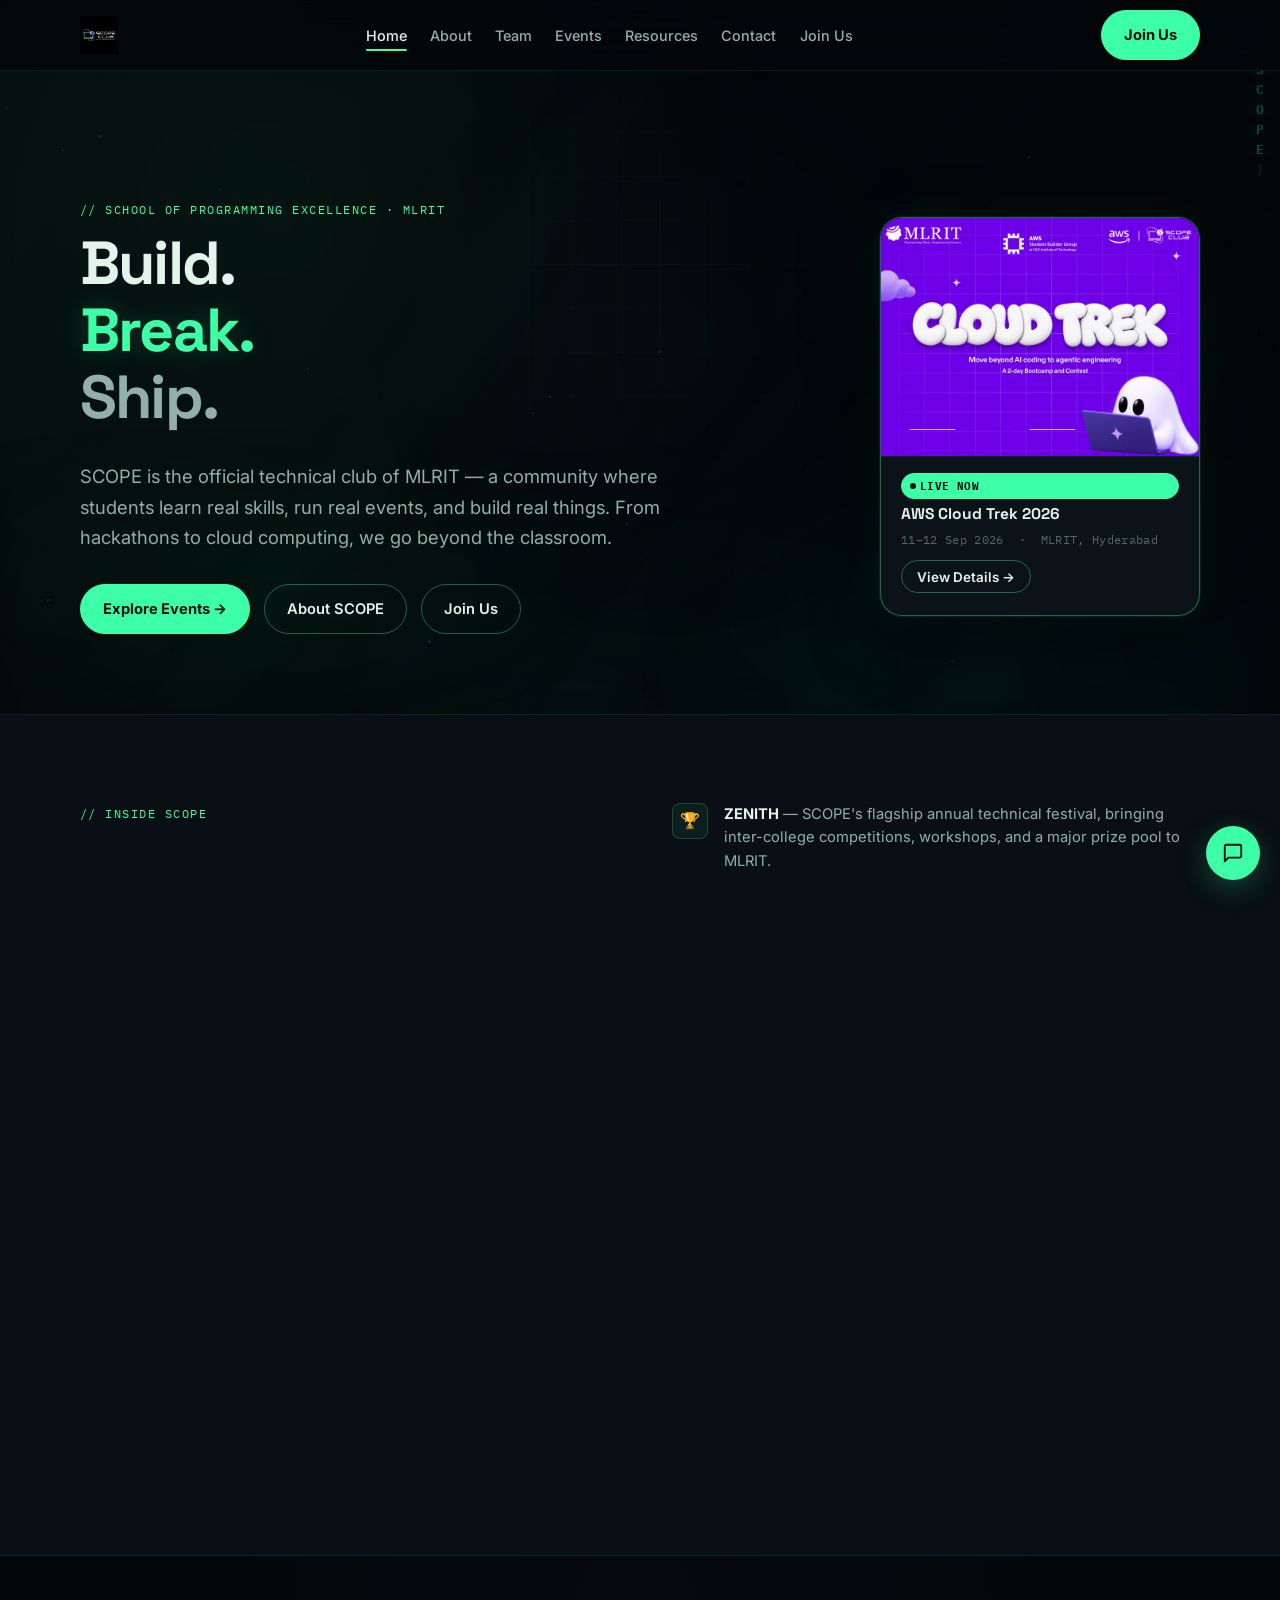
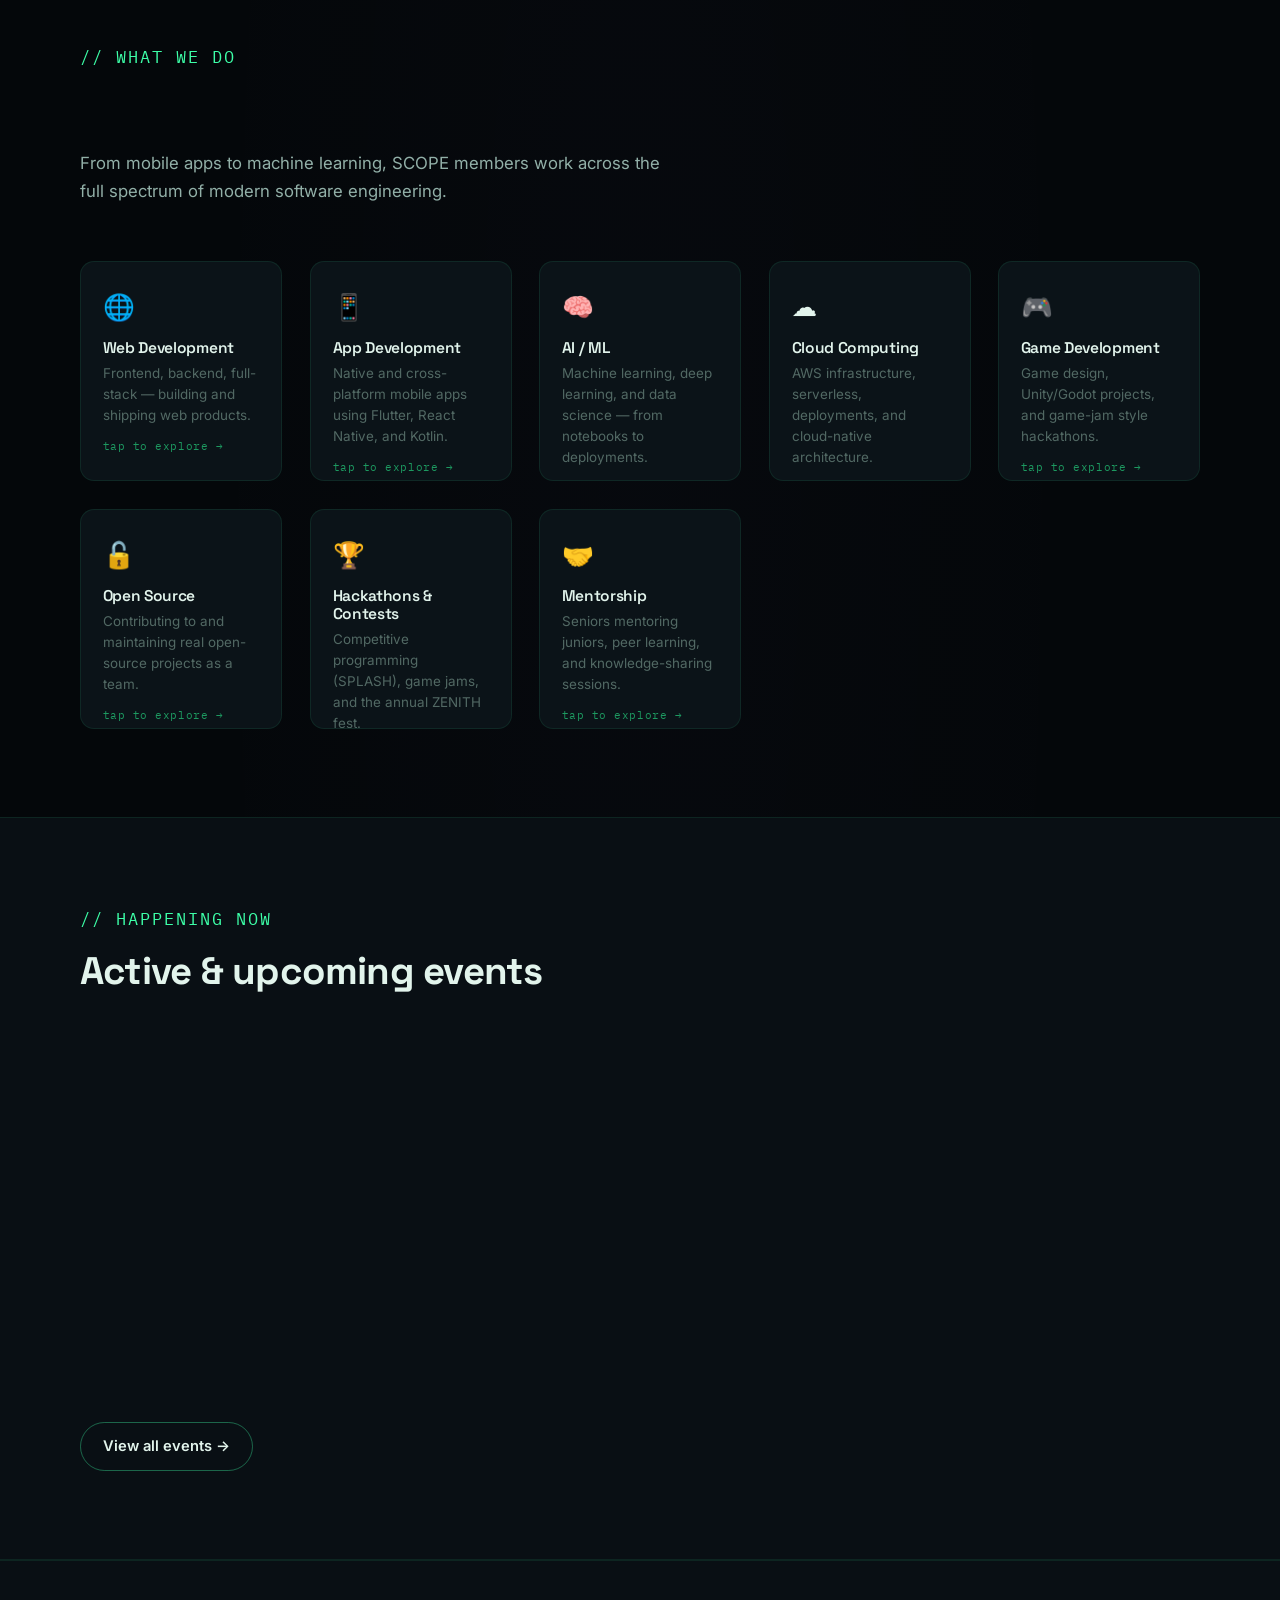
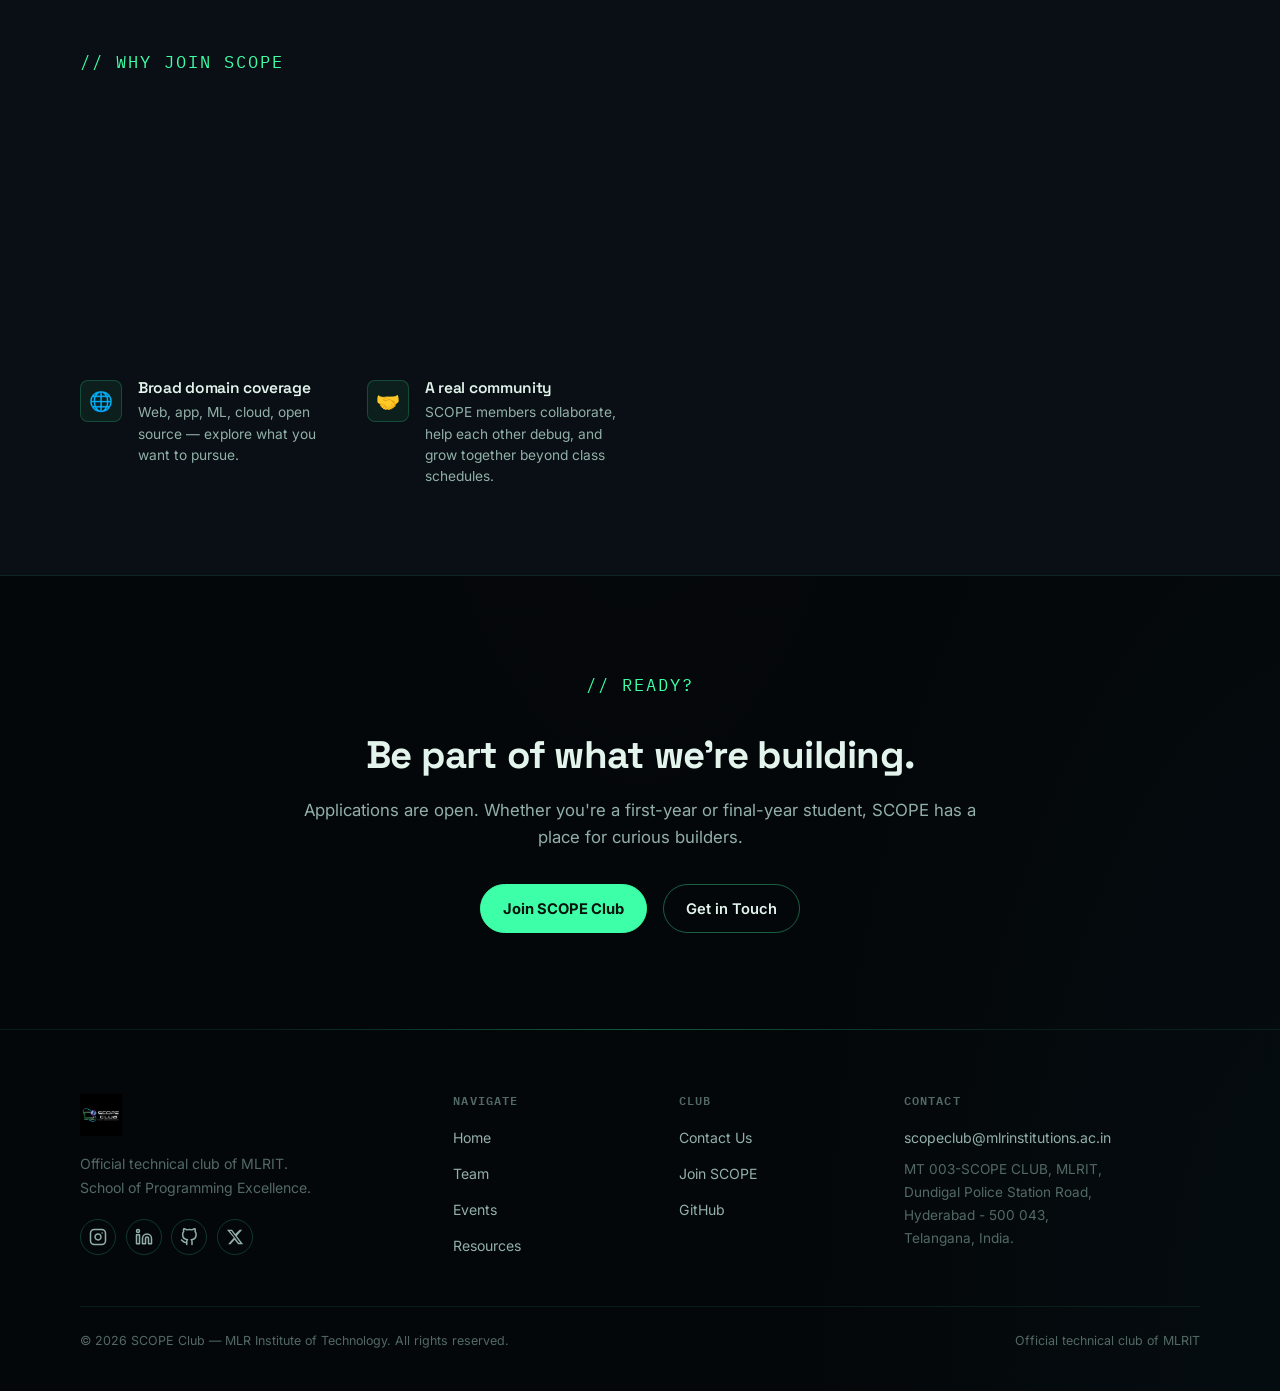
<file: index.html>
﻿<!DOCTYPE html>
<html lang="en">

<head>
  <meta charset="UTF-8" />
  <meta name="viewport" content="width=device-width, initial-scale=1.0" />
  <link rel="icon" type="image/svg+xml" href="assets/favicon.svg" />
  <title>SCOPE Club — Official Technical Club of MLRIT</title>
  <meta name="description"
    content="SCOPE Club is the official technical club of MLR Institute of Technology, Hyderabad. We run hackathons, coding contests, cloud workshops, and real projects across web, app, ML, and more." />
  <meta name="robots" content="index, follow" />
  <link rel="canonical" href="index.html" />

  <!-- Open Graph -->
  <meta property="og:title" content="SCOPE Club — Official Technical Club of MLRIT" />
  <meta property="og:description" content="Build. Break. Ship. Join SCOPE — MLRIT's most active technical club." />
  <meta property="og:type" content="website" />
  <meta property="og:image" content="assets/images/events/aws-cloud-trek-2026-poster.jpg" />

  <!-- Twitter / X Card -->
  <meta name="twitter:card" content="summary_large_image" />
  <meta name="twitter:site" content="@MlritScope" />
  <meta name="twitter:title" content="SCOPE Club — Official Technical Club of MLRIT" />
  <meta name="twitter:description" content="Build. Break. Ship. Join SCOPE — MLRIT's most active technical club." />
  <meta name="twitter:image" content="assets/images/events/aws-cloud-trek-2026-poster.jpg" />

  <!-- Fonts — preconnect for performance -->
  <link rel="preconnect" href="https://fonts.googleapis.com" />
  <link rel="preconnect" href="https://fonts.gstatic.com" crossorigin />
  <link
    href="https://fonts.googleapis.com/css2?family=Space+Grotesk:wght@400;500;600;700&family=Inter:wght@400;500;600&family=IBM+Plex+Mono:wght@400;500&display=swap"
    rel="stylesheet" />

  <link rel="stylesheet" href="css/styles.css" />
</head>

<body>

  <a href="#main-content" class="skip-link">Skip to main content</a>

  <!-- Atmosphere layers -->
  <div class="ambient-bg" aria-hidden="true"></div>
  <div id="cursor-field" aria-hidden="true"></div>
  <canvas id="particle-canvas" aria-hidden="true"></canvas>
  <!-- Live code wallpaper — SCOPE meaning visualised as falling code tokens -->
  <canvas id="code-wallpaper" aria-hidden="true"></canvas>

  <!-- Cinematic atmospheric depth layers — cloud-like forms, volumetric lighting -->
  <div class="atmos-depth" aria-hidden="true">
    <div class="atmos-layer atmos-far"></div>
    <div class="atmos-layer atmos-mid"></div>
    <div class="atmos-layer atmos-near"></div>
    <div class="atmos-rays"></div>
  </div>

  <!-- Nav injection target -->
  <div id="nav-root"></div>

  <main id="main-content">

    <!-- ============================================================
       HERO
       ============================================================ -->
    <section class="hero" aria-labelledby="hero-heading">
      <div class="container">
        <div class="hero-inner">

          <div class="hero-content">
            <p class="eyebrow">// school of programming excellence · mlrit</p>
            <h1 class="hero-title" id="hero-heading">
              Build.<br>
              <span class="accent-word">Break.</span><br>
              <span class="muted-word">Ship.</span>
            </h1>
            <p class="hero-subtitle">
              SCOPE is the official technical club of MLRIT — a community where students
              learn real skills, run real events, and build real things. From hackathons
              to cloud computing, we go beyond the classroom.
            </p>
            <div class="hero-actions">
              <a href="events.html" class="btn btn-primary">Explore Events →</a>
              <a href="#about" class="btn">About SCOPE</a>
              <a href="join.html" class="btn">Join Us</a>
            </div>
          </div>

          <!-- Featured event card — AWS Cloud Trek 2026 -->
          <div class="hero-visual">
            <div class="hero-event-card" aria-label="Featured event: AWS Cloud Trek 2026">
              <div class="hero-event-poster">
                <img src="assets/images/events/aws-cloud-trek-2026-poster.jpg" alt="AWS Cloud Trek 2026 — event poster"
                  width="380" height="540" loading="eager" />
              </div>
              <div class="hero-event-meta">
                <span class="badge live"><span class="dot" aria-hidden="true"></span> LIVE NOW</span>
                <p class="hero-event-title">AWS Cloud Trek 2026</p>
                <p class="hero-event-detail">11–12 Sep 2026 &nbsp;·&nbsp; MLRIT, Hyderabad</p>
                <button class="btn btn-sm hero-event-cta" data-open-modal="aws-cloud-trek-2026" aria-haspopup="dialog"
                  aria-label="View AWS Cloud Trek 2026 event details">
                  View Details →
                </button>
              </div>
            </div>
          </div>

        </div>
      </div>
    </section>

    <!-- ============================================================
       ABOUT / INSIDE SCOPE
       ============================================================ -->
    <section class="about-section" id="about" aria-labelledby="about-heading">
      <div class="container">
        <div class="about-grid">

          <div>
            <p class="eyebrow">// inside scope</p>
            <h2 id="about-heading" class="reveal">The club that builds<br>beyond the classroom.</h2>
            <p class="reveal" style="max-width:52ch;">
              Founded to build a strong coding culture on campus, SCOPE started with a
              simple mission — help students learn, collaborate, and grow beyond the classroom.
              What began as a community focused on programming and problem-solving has grown
              into one of the most active technical clubs at MLRIT.
            </p>
            <p class="reveal" style="max-width:52ch;">
              Over the years, SCOPE has organised campus coding contests like SPLASH, game
              development hackathons such as GameHub 2.0, and major flagship events like
              ZENITH 24 – DataVoyage and ZENITH 25. The club has also expanded into cloud
              computing, hosting a two-day AWS Cloud Workshop in collaboration with
              AWS Cloud Club MLRIT, and built CodeStats — a coding assessment platform
              created by students, for students.
            </p>
            <p class="reveal" style="max-width:52ch;">
              Today, SCOPE covers Web Development, App Development, Game Development,
              AI/ML, Open Source, and more. More than just events, SCOPE is a platform
              where seniors mentor juniors, students work on real projects, and a
              supportive technical community thrives beyond hostel boundaries.
            </p>
            <p class="reveal" style="max-width:52ch; margin-top:0.5em;">
              <strong style="color:var(--text);">At SCOPE, we don't just learn technology — we build with it.</strong>
            </p>
          </div>

          <div>
            <ul class="about-story-list" aria-label="SCOPE milestones">
              <li class="about-story-item reveal">
                <span class="about-story-icon" aria-hidden="true">🏆</span>
                <p class="about-story-text">
                  <strong style="color:var(--text);">ZENITH</strong> — SCOPE's flagship annual technical festival,
                  bringing inter-college competitions, workshops, and a major prize pool to MLRIT.
                </p>
              </li>
              <li class="about-story-item reveal">
                <span class="about-story-icon" aria-hidden="true">☁️</span>
                <p class="about-story-text">
                  <strong style="color:var(--text);">AWS Cloud Workshops</strong> — two-day cloud deep-dives
                  co-hosted with AWS Cloud Club MLRIT, covering S3, EC2, deployments, and agentic AI.
                </p>
              </li>
              <li class="about-story-item reveal">
                <span class="about-story-icon" aria-hidden="true">🎮</span>
                <p class="about-story-text">
                  <strong style="color:var(--text);">GameHub 2.0</strong> — game development hackathon where
                  teams built and shipped real games from scratch over a weekend.
                </p>
              </li>
              <li class="about-story-item reveal">
                <span class="about-story-icon" aria-hidden="true">📊</span>
                <p class="about-story-text">
                  <strong style="color:var(--text);">CodeStats</strong> — a coding assessment platform built by
                  SCOPE members, for students. Student-made tooling at its best.
                </p>
              </li>
              <li class="about-story-item reveal">
                <span class="about-story-icon" aria-hidden="true">⚡</span>
                <p class="about-story-text">
                  <strong style="color:var(--text);">SPLASH</strong> — campus coding contests focused on
                  logical thinking, DSA, algorithms, and competitive programming speed.
                </p>
              </li>
            </ul>
          </div>

        </div>
      </div>
    </section>

    <!-- ============================================================
       WHAT WE DO
       ============================================================ -->
    <section aria-labelledby="wwd-heading">
      <div class="container">
        <div class="section-header">
          <p class="eyebrow">// what we do</p>
          <h2 id="wwd-heading" class="reveal">Technical areas we cover</h2>
          <p class="reveal">
            From mobile apps to machine learning, SCOPE members work across the full
            spectrum of modern software engineering.
          </p>
        </div>

        <div class="what-we-do-grid" id="wwd-grid">

          <div class="wwd-scene reveal" tabindex="0" role="button" aria-label="Web Development — click to explore"
            aria-pressed="false">
            <div class="wwd-flipper">
              <div class="wwd-face wwd-front">
                <span class="wwd-icon" aria-hidden="true">🌐</span>
                <h3 class="wwd-title">Web Development</h3>
                <p class="wwd-desc">Frontend, backend, full-stack — building and shipping web products.</p>
                <span class="wwd-flip-hint" aria-hidden="true">tap to explore →</span>
              </div>
              <div class="wwd-face wwd-back" aria-hidden="true">
                <span class="wwd-back-icon" aria-hidden="true">🌐</span>
                <h3 class="wwd-back-title">Web Development</h3>
                <ul class="wwd-back-list">
                  <li>HTML, CSS, JavaScript fundamentals</li>
                  <li>React, Vue, or plain JS frameworks</li>
                  <li>Node.js, Express, REST APIs</li>
                  <li>Responsive design &amp; accessibility</li>
                </ul>
                <a href="resources.html?category=Frontend" class="wwd-back-link">Browse resources →</a>
              </div>
            </div>
          </div>

          <div class="wwd-scene reveal" tabindex="0" role="button" aria-label="App Development — click to explore"
            aria-pressed="false">
            <div class="wwd-flipper">
              <div class="wwd-face wwd-front">
                <span class="wwd-icon" aria-hidden="true">📱</span>
                <h3 class="wwd-title">App Development</h3>
                <p class="wwd-desc">Native and cross-platform mobile apps using Flutter, React Native, and Kotlin.</p>
                <span class="wwd-flip-hint" aria-hidden="true">tap to explore →</span>
              </div>
              <div class="wwd-face wwd-back" aria-hidden="true">
                <span class="wwd-back-icon" aria-hidden="true">📱</span>
                <h3 class="wwd-back-title">App Development</h3>
                <ul class="wwd-back-list">
                  <li>Flutter for cross-platform apps</li>
                  <li>React Native for JS developers</li>
                  <li>Kotlin for native Android</li>
                  <li>Swift / SwiftUI for iOS</li>
                </ul>
                <a href="resources.html?category=AppDev" class="wwd-back-link">Browse resources →</a>
              </div>
            </div>
          </div>

          <div class="wwd-scene reveal" tabindex="0" role="button" aria-label="AI and ML — click to explore"
            aria-pressed="false">
            <div class="wwd-flipper">
              <div class="wwd-face wwd-front">
                <span class="wwd-icon" aria-hidden="true">🧠</span>
                <h3 class="wwd-title">AI / ML</h3>
                <p class="wwd-desc">Machine learning, deep learning, and data science — from notebooks to deployments.
                </p>
                <span class="wwd-flip-hint" aria-hidden="true">tap to explore →</span>
              </div>
              <div class="wwd-face wwd-back" aria-hidden="true">
                <span class="wwd-back-icon" aria-hidden="true">🧠</span>
                <h3 class="wwd-back-title">AI / ML</h3>
                <ul class="wwd-back-list">
                  <li>Python, NumPy, Pandas, Matplotlib</li>
                  <li>Scikit-learn &amp; classical ML models</li>
                  <li>PyTorch / TensorFlow deep learning</li>
                  <li>Kaggle competitions &amp; datasets</li>
                </ul>
                <a href="resources.html?category=ML" class="wwd-back-link">Browse resources →</a>
              </div>
            </div>
          </div>

          <div class="wwd-scene reveal" tabindex="0" role="button" aria-label="Cloud Computing — click to explore"
            aria-pressed="false">
            <div class="wwd-flipper">
              <div class="wwd-face wwd-front">
                <span class="wwd-icon" aria-hidden="true">☁️</span>
                <h3 class="wwd-title">Cloud Computing</h3>
                <p class="wwd-desc">AWS infrastructure, serverless, deployments, and cloud-native architecture.</p>
                <span class="wwd-flip-hint" aria-hidden="true">tap to explore →</span>
              </div>
              <div class="wwd-face wwd-back" aria-hidden="true">
                <span class="wwd-back-icon" aria-hidden="true">☁️</span>
                <h3 class="wwd-back-title">Cloud Computing</h3>
                <ul class="wwd-back-list">
                  <li>Amazon S3, EC2, Lambda, RDS</li>
                  <li>Serverless functions &amp; deployments</li>
                  <li>AWS Cloud Practitioner concepts</li>
                  <li>Agentic AI on cloud infrastructure</li>
                </ul>
                <a href="resources.html?category=DevOps" class="wwd-back-link">Browse resources →</a>
              </div>
            </div>
          </div>

          <div class="wwd-scene reveal" tabindex="0" role="button" aria-label="Game Development — click to explore"
            aria-pressed="false">
            <div class="wwd-flipper">
              <div class="wwd-face wwd-front">
                <span class="wwd-icon" aria-hidden="true">🎮</span>
                <h3 class="wwd-title">Game Development</h3>
                <p class="wwd-desc">Game design, Unity/Godot projects, and game-jam style hackathons.</p>
                <span class="wwd-flip-hint" aria-hidden="true">tap to explore →</span>
              </div>
              <div class="wwd-face wwd-back" aria-hidden="true">
                <span class="wwd-back-icon" aria-hidden="true">🎮</span>
                <h3 class="wwd-back-title">Game Development</h3>
                <ul class="wwd-back-list">
                  <li>Unity (C#) game engine basics</li>
                  <li>Godot Engine (GDScript / C#)</li>
                  <li>2D / 3D game mechanics &amp; physics</li>
                  <li>GameHub 2.0 — ship a game weekend</li>
                </ul>
                <a href="events.html" class="wwd-back-link">See past events →</a>
              </div>
            </div>
          </div>

          <div class="wwd-scene reveal" tabindex="0" role="button" aria-label="Open Source — click to explore"
            aria-pressed="false">
            <div class="wwd-flipper">
              <div class="wwd-face wwd-front">
                <span class="wwd-icon" aria-hidden="true">🔓</span>
                <h3 class="wwd-title">Open Source</h3>
                <p class="wwd-desc">Contributing to and maintaining real open-source projects as a team.</p>
                <span class="wwd-flip-hint" aria-hidden="true">tap to explore →</span>
              </div>
              <div class="wwd-face wwd-back" aria-hidden="true">
                <span class="wwd-back-icon" aria-hidden="true">🔓</span>
                <h3 class="wwd-back-title">Open Source</h3>
                <ul class="wwd-back-list">
                  <li>Git &amp; GitHub workflows</li>
                  <li>Pull requests, forks, code review</li>
                  <li>Finding good-first-issue tickets</li>
                  <li>Building tools used by real people</li>
                </ul>
                <a href="resources.html?category=Git" class="wwd-back-link">Browse Git resources →</a>
              </div>
            </div>
          </div>

          <div class="wwd-scene reveal" tabindex="0" role="button"
            aria-label="Hackathons and Contests — click to explore" aria-pressed="false">
            <div class="wwd-flipper">
              <div class="wwd-face wwd-front">
                <span class="wwd-icon" aria-hidden="true">🏆</span>
                <h3 class="wwd-title">Hackathons &amp; Contests</h3>
                <p class="wwd-desc">Competitive programming (SPLASH), game jams, and the annual ZENITH fest.</p>
                <span class="wwd-flip-hint" aria-hidden="true">tap to explore →</span>
              </div>
              <div class="wwd-face wwd-back" aria-hidden="true">
                <span class="wwd-back-icon" aria-hidden="true">🏆</span>
                <h3 class="wwd-back-title">Hackathons &amp; Contests</h3>
                <ul class="wwd-back-list">
                  <li>SPLASH — campus coding contest</li>
                  <li>ZENITH — annual technical festival</li>
                  <li>__init__ Saga — hackathon with prizes</li>
                  <li>GameHub 2.0 — game-dev weekend</li>
                </ul>
                <a href="events.html" class="wwd-back-link">Browse all events →</a>
              </div>
            </div>
          </div>

          <div class="wwd-scene reveal" tabindex="0" role="button" aria-label="Mentorship — click to explore"
            aria-pressed="false">
            <div class="wwd-flipper">
              <div class="wwd-face wwd-front">
                <span class="wwd-icon" aria-hidden="true">🤝</span>
                <h3 class="wwd-title">Mentorship</h3>
                <p class="wwd-desc">Seniors mentoring juniors, peer learning, and knowledge-sharing sessions.</p>
                <span class="wwd-flip-hint" aria-hidden="true">tap to explore →</span>
              </div>
              <div class="wwd-face wwd-back" aria-hidden="true">
                <span class="wwd-back-icon" aria-hidden="true">🤝</span>
                <h3 class="wwd-back-title">Mentorship</h3>
                <ul class="wwd-back-list">
                  <li>Senior ↔ junior pairing by domain</li>
                  <li>Code review &amp; guided learning</li>
                  <li>Project collaboration across years</li>
                  <li>Open to all MLRIT students</li>
                </ul>
                <a href="join.html" class="wwd-back-link">Join SCOPE →</a>
              </div>
            </div>
          </div>

        </div>
      </div>
    </section>

    <!-- ============================================================
       ACTIVE EVENT PREVIEW
       ============================================================ -->
    <section aria-labelledby="events-preview-heading"
      style="background:var(--bg-elevated); border-top:1px solid var(--border); border-bottom:1px solid var(--border);">
      <div class="container">
        <div class="section-header">
          <p class="eyebrow">// happening now</p>
          <h2 id="events-preview-heading" class="reveal">Active &amp; upcoming events</h2>
        </div>
        <div class="grid" id="home-events-preview"></div>
        <div class="mt-4">
          <a href="events.html" class="btn">View all events →</a>
        </div>
      </div>
    </section>

    <!-- ============================================================
       WHY JOIN
       ============================================================ -->
    <section class="why-join-section" aria-labelledby="why-join-heading">
      <div class="container">
        <div class="section-header">
          <p class="eyebrow">// why join scope</p>
          <h2 id="why-join-heading" class="reveal">A place to grow as an engineer</h2>
          <p class="reveal">
            Not just a club — a technical community where you build real skills alongside
            people who take engineering seriously.
          </p>
        </div>

        <div class="why-join-grid">
          <div class="why-item reveal">
            <span class="why-icon" aria-hidden="true">🛠️</span>
            <div class="why-content">
              <h3>Build real things</h3>
              <p>Work on actual projects, not just toy exercises. Ship code that runs.</p>
            </div>
          </div>
          <div class="why-item reveal">
            <span class="why-icon" aria-hidden="true">👥</span>
            <div class="why-content">
              <h3>Peer mentorship</h3>
              <p>Seniors who've been through it mentor juniors directly — no gatekeeping.</p>
            </div>
          </div>
          <div class="why-item reveal">
            <span class="why-icon" aria-hidden="true">⚡</span>
            <div class="why-content">
              <h3>Learn by competing</h3>
              <p>Hackathons and contests sharpen your skills faster than any lecture can.</p>
            </div>
          </div>
          <div class="why-item reveal">
            <span class="why-icon" aria-hidden="true">☁️</span>
            <div class="why-content">
              <h3>Industry exposure</h3>
              <p>Workshops with AWS, hands-on cloud infrastructure, real tooling from day one.</p>
            </div>
          </div>
          <div class="why-item reveal">
            <span class="why-icon" aria-hidden="true">🌐</span>
            <div class="why-content">
              <h3>Broad domain coverage</h3>
              <p>Web, app, ML, cloud, open source — explore what you want to pursue.</p>
            </div>
          </div>
          <div class="why-item reveal">
            <span class="why-icon" aria-hidden="true">🤝</span>
            <div class="why-content">
              <h3>A real community</h3>
              <p>SCOPE members collaborate, help each other debug, and grow together beyond class schedules.</p>
            </div>
          </div>
        </div>
      </div>
    </section>

    <!-- ============================================================
       FINAL CTA
       ============================================================ -->
    <section class="cta-strip" aria-labelledby="cta-heading">
      <div class="container">
        <p class="eyebrow">// ready?</p>
        <h2 id="cta-heading" class="reveal">Be part of what we're building.</h2>
        <p class="reveal">
          Applications are open. Whether you're a first-year or final-year student,
          SCOPE has a place for curious builders.
        </p>
        <div class="cta-actions">
          <a href="join.html" class="btn btn-primary">Join SCOPE Club</a>
          <a href="contact.html" class="btn">Get in Touch</a>
        </div>
      </div>
    </section>

  </main>

  <!-- Footer injection target -->
  <div id="footer-root"></div>

  <!-- Event modal target -->
  <div class="modal-backdrop" id="event-modal-backdrop" role="presentation"></div>

  <!-- Scripts -->
  <script src="js/data.js"></script>
  <script src="js/components.js"></script>
  <script>
    mountLayout("index.html");

    /* Render active + upcoming events in preview strip */
    const previewEvents = SCOPE_EVENTS.filter(e => {
      const s = getEventStatus(e);
      return s === "active" || s === "upcoming";
    }).slice(0, 3);

    const previewEl = document.getElementById("home-events-preview");
    if (previewEl) {
      if (previewEvents.length) {
        previewEl.innerHTML = previewEvents.map(eventCardHTML).join("");
      } else {
        previewEl.innerHTML = '<div class="empty-state">No active events right now — check back soon.</div>';
      }
    }
  </script>
  <script src="js/main.js"></script>
  <script src="js/codeWallpaper.js"></script>
  <script src="js/atmosDepth.js"></script>
  <script src="js/events.js"></script>
  <script src="js/chatbot.js"></script>

</body>

</html>
</file>
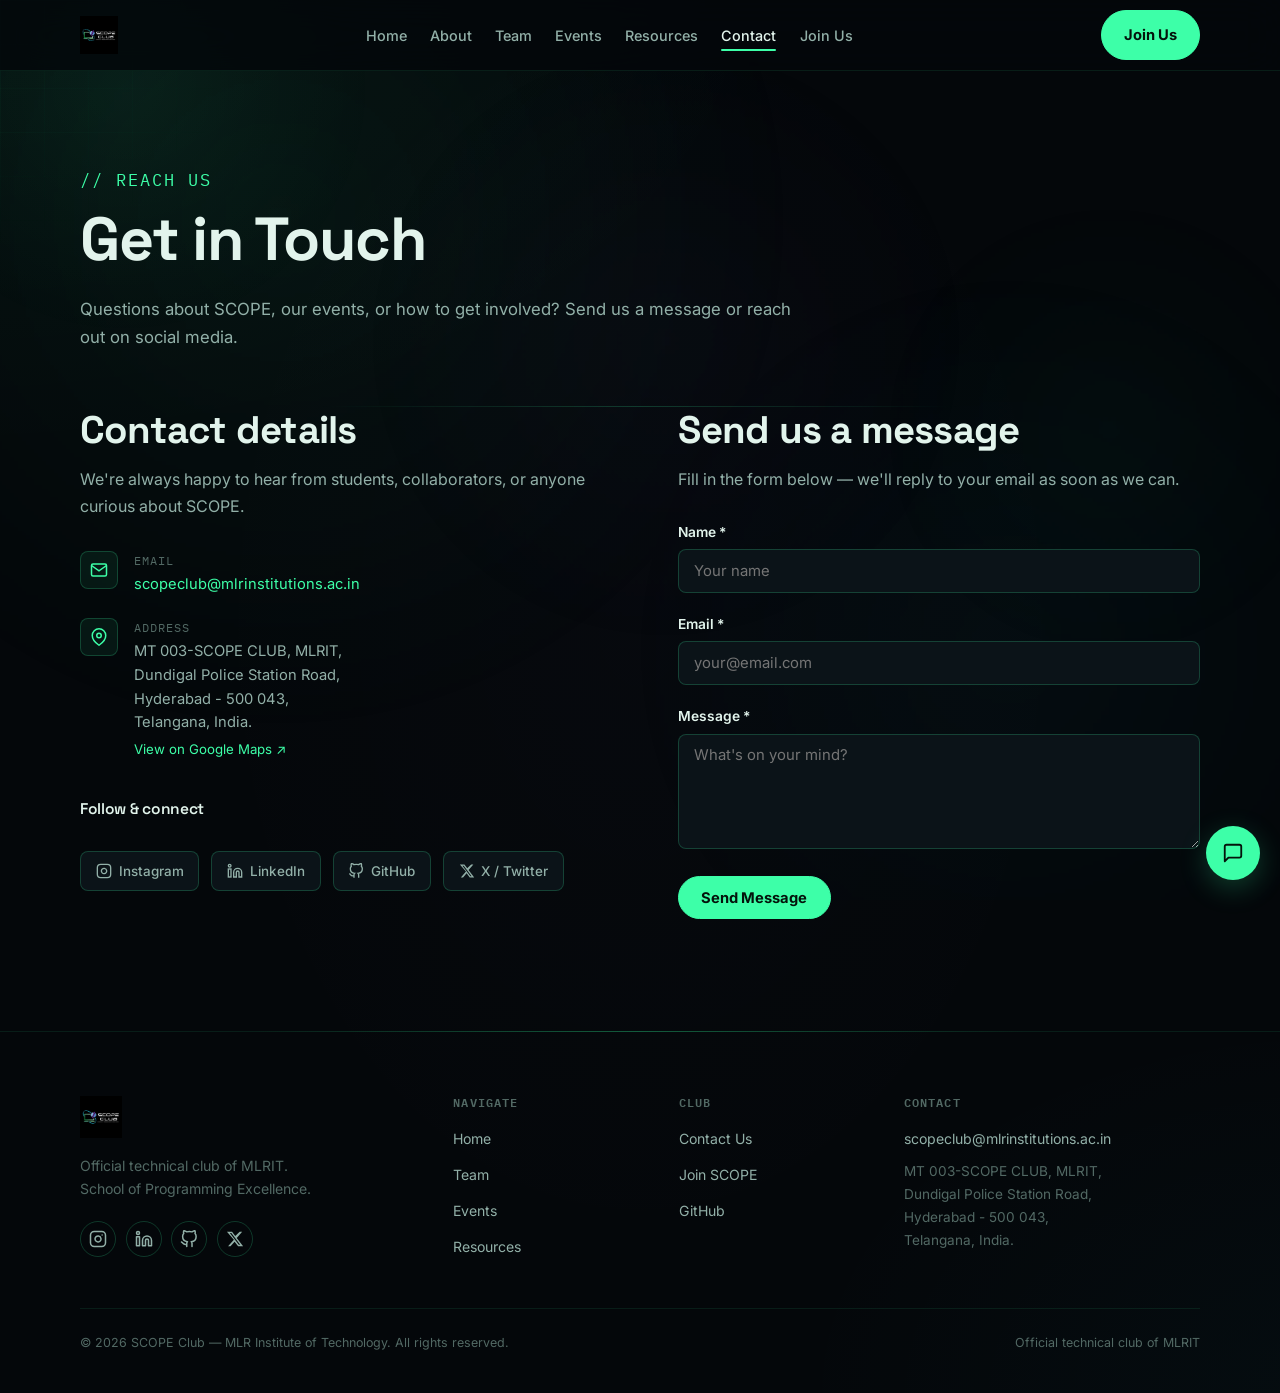
<file: contact.html>
﻿<!DOCTYPE html>
<html lang="en">

<head>
  <meta charset="UTF-8" />
  <meta name="viewport" content="width=device-width, initial-scale=1.0" />
  <link rel="icon" type="image/svg+xml" href="assets/favicon.svg" />
  <title>Contact — SCOPE Club | MLRIT</title>
  <meta name="description" content="Get in touch with SCOPE Club at MLRIT. Email, address, and social media links." />
  <meta name="robots" content="index, follow" />
  <link rel="canonical" href="contact.html" />

  <!-- Open Graph -->
  <meta property="og:title" content="Contact — SCOPE Club | MLRIT" />
  <meta property="og:description" content="Reach SCOPE Club at MLRIT — email, address, and social media." />
  <meta property="og:type" content="website" />
  <meta property="og:image" content="assets/images/branding/scope-club-logo.jpg" />

  <!-- Twitter / X Card -->
  <meta name="twitter:card" content="summary" />
  <meta name="twitter:site" content="@MlritScope" />
  <meta name="twitter:title" content="Contact — SCOPE Club | MLRIT" />
  <meta name="twitter:description" content="Reach SCOPE Club at MLRIT — email, address, and social media." />
  <meta name="twitter:image" content="assets/images/branding/scope-club-logo.jpg" />
  <link rel="preconnect" href="https://fonts.googleapis.com" />
  <link rel="preconnect" href="https://fonts.gstatic.com" crossorigin />
  <link
    href="https://fonts.googleapis.com/css2?family=Space+Grotesk:wght@400;500;600;700&family=Inter:wght@400;500;600&family=IBM+Plex+Mono:wght@400;500&display=swap"
    rel="stylesheet" />
  <link rel="stylesheet" href="css/styles.css" />
</head>

<body>

  <a href="#main-content" class="skip-link">Skip to main content</a>

  <div class="ambient-bg" aria-hidden="true"></div>
  <div id="cursor-field" aria-hidden="true"></div>

  <div id="nav-root"></div>

  <main id="main-content">
    <section class="page-header">
      <div class="container">
        <p class="eyebrow">// reach us</p>
        <h1 class="reveal">Get in Touch</h1>
        <p class="reveal">
          Questions about SCOPE, our events, or how to get involved?
          Send us a message or reach out on social media.
        </p>
      </div>
    </section>

    <section style="padding-top:0; padding-bottom:clamp(4rem,10vw,7rem);">
      <div class="container">
        <div class="contact-layout">

          <!-- Contact info -->
          <div>
            <h2 class="reveal" style="margin-bottom:0.35em;">Contact details</h2>
            <p class="reveal">We're always happy to hear from students, collaborators, or anyone curious about SCOPE.
            </p>

            <ul class="contact-info-list" aria-label="Contact information">

              <li class="contact-info-item reveal">
                <span class="contact-info-icon" aria-hidden="true">
                  <svg width="18" height="18" viewBox="0 0 24 24" fill="none" stroke="currentColor" stroke-width="2">
                    <path d="M4 4h16c1.1 0 2 .9 2 2v12c0 1.1-.9 2-2 2H4c-1.1 0-2-.9-2-2V6c0-1.1.9-2 2-2z" />
                    <polyline points="22,6 12,13 2,6" />
                  </svg>
                </span>
                <div>
                  <span class="contact-info-label">Email</span>
                  <p class="contact-info-text">
                    <a href="mailto:scopeclub@mlrinstitutions.ac.in">scopeclub@mlrinstitutions.ac.in</a>
                  </p>
                </div>
              </li>

              <li class="contact-info-item reveal">
                <span class="contact-info-icon" aria-hidden="true">
                  <svg width="18" height="18" viewBox="0 0 24 24" fill="none" stroke="currentColor" stroke-width="2">
                    <path d="M21 10c0 7-9 13-9 13S3 17 3 10a9 9 0 0 1 18 0z" />
                    <circle cx="12" cy="10" r="3" />
                  </svg>
                </span>
                <div>
                  <span class="contact-info-label">Address</span>
                  <p class="contact-info-text">
                    MT 003-SCOPE CLUB, MLRIT,<br>
                    Dundigal Police Station Road,<br>
                    Hyderabad - 500 043,<br>
                    Telangana, India.<br>
                    <a href="https://maps.google.com/?q=MLR+Institute+of+Technology" target="_blank"
                      rel="noopener noreferrer" style="font-size:0.83rem;margin-top:0.3em;display:inline-block;">
                      View on Google Maps ↗
                    </a>
                  </p>
                </div>
              </li>

            </ul>

            <!-- Social links -->
            <h3 class="reveal" style="margin-top:2.5rem;margin-bottom:1rem;font-size:0.97rem;">Follow &amp; connect</h3>
            <div class="contact-socials-row reveal" aria-label="Social media links">
              <a class="contact-social-btn" href="https://www.instagram.com/mlrit_scope/" target="_blank"
                rel="noopener noreferrer" aria-label="Instagram — @mlrit_scope">
                <svg width="16" height="16" viewBox="0 0 24 24" fill="none" stroke="currentColor" stroke-width="2"
                  aria-hidden="true">
                  <rect x="2" y="2" width="20" height="20" rx="5" />
                  <path d="M16 11.37A4 4 0 1 1 12.63 8 4 4 0 0 1 16 11.37z" />
                  <line x1="17.5" y1="6.5" x2="17.51" y2="6.5" />
                </svg>
                Instagram
              </a>
              <a class="contact-social-btn" href="https://www.linkedin.com/in/scope-club-mlrit/" target="_blank"
                rel="noopener noreferrer" aria-label="LinkedIn">
                <svg width="16" height="16" viewBox="0 0 24 24" fill="none" stroke="currentColor" stroke-width="2"
                  aria-hidden="true">
                  <path d="M16 8a6 6 0 0 1 6 6v7h-4v-7a2 2 0 0 0-2-2 2 2 0 0 0-2 2v7h-4v-7a6 6 0 0 1 6-6z" />
                  <rect x="2" y="9" width="4" height="12" />
                  <circle cx="4" cy="4" r="2" />
                </svg>
                LinkedIn
              </a>
              <a class="contact-social-btn" href="https://github.com/scopeclub" target="_blank"
                rel="noopener noreferrer" aria-label="GitHub — scopeclub">
                <svg width="16" height="16" viewBox="0 0 24 24" fill="none" stroke="currentColor" stroke-width="2"
                  aria-hidden="true">
                  <path
                    d="M9 19c-5 1.5-5-2.5-7-3m14 6v-3.87a3.37 3.37 0 0 0-.94-2.61c3.14-.35 6.44-1.54 6.44-7A5.44 5.44 0 0 0 20 4.77 5.07 5.07 0 0 0 19.91 1S18.73.65 16 2.48a13.38 13.38 0 0 0-7 0C6.27.65 5.09 1 5.09 1A5.07 5.07 0 0 0 5 4.77a5.44 5.44 0 0 0-1.5 3.78c0 5.42 3.3 6.61 6.44 7A3.37 3.37 0 0 0 9 18.13V22" />
                </svg>
                GitHub
              </a>
              <a class="contact-social-btn" href="https://x.com/MlritScope" target="_blank" rel="noopener noreferrer"
                aria-label="X (Twitter) — @MlritScope">
                <svg width="16" height="16" viewBox="0 0 24 24" fill="currentColor" aria-hidden="true">
                  <path
                    d="M18.244 2.25h3.308l-7.227 8.26 8.502 11.24H16.17l-4.714-6.231-5.401 6.231H2.746l7.73-8.835L1.254 2.25H8.08l4.253 5.622zm-1.161 17.52h1.833L7.084 4.126H5.117z" />
                </svg>
                X / Twitter
              </a>
            </div>
          </div>

          <!-- Contact form -->
          <div>
            <h2 class="reveal" style="margin-bottom:0.35em;">Send us a message</h2>
            <p class="reveal" style="margin-bottom:1.75rem;">
              Fill in the form below — we'll reply to your email as soon as we can.
            </p>

            <form class="form reveal" id="contact-form" novalidate aria-label="Contact form">
              <div class="field">
                <label for="contact-name">Name *</label>
                <input type="text" id="contact-name" name="name" autocomplete="name" required placeholder="Your name" />
                <div class="field-error" role="alert" id="contact-name-err"></div>
              </div>

              <div class="field">
                <label for="contact-email">Email *</label>
                <input type="email" id="contact-email" name="email" autocomplete="email" required
                  placeholder="your@email.com" />
                <div class="field-error" role="alert" id="contact-email-err"></div>
              </div>

              <div class="field">
                <label for="contact-message">Message *</label>
                <textarea id="contact-message" name="message" rows="5" required
                  placeholder="What's on your mind?"></textarea>
                <div class="field-error" role="alert" id="contact-message-err"></div>
              </div>

              <button type="submit" class="btn btn-primary">Send Message</button>

              <div class="form-status" id="contact-status" role="status" aria-live="polite"></div>
              <p class="form-note" id="contact-note" style="display:none;">
                No server is configured for this static demo. Your message was not sent —
                please email us directly at
                <a href="mailto:scopeclub@mlrinstitutions.ac.in">scopeclub@mlrinstitutions.ac.in</a>.
              </p>
            </form>
          </div>

        </div>
      </div>
    </section>
  </main>

  <div id="footer-root"></div>

  <script src="js/data.js"></script>
  <script src="js/components.js"></script>
  <script>mountLayout("contact.html");</script>
  <script src="js/main.js"></script>
  <script src="js/forms.js"></script>
  <script>
    /* Contact form init */
    const contactFields = [
      { id: "contact-name", name: "name", label: "Name", type: "text", required: true },
      { id: "contact-email", name: "email", label: "Email", type: "email", required: true },
      { id: "contact-message", name: "message", label: "Message", type: "textarea", required: true },
    ];
    initNativeForm(
      document.getElementById("contact-form"),
      contactFields,
      document.getElementById("contact-status"),
      document.getElementById("contact-note")
    );
  </script>
  <script src="js/chatbot.js"></script>

</body>

</html>
</file>
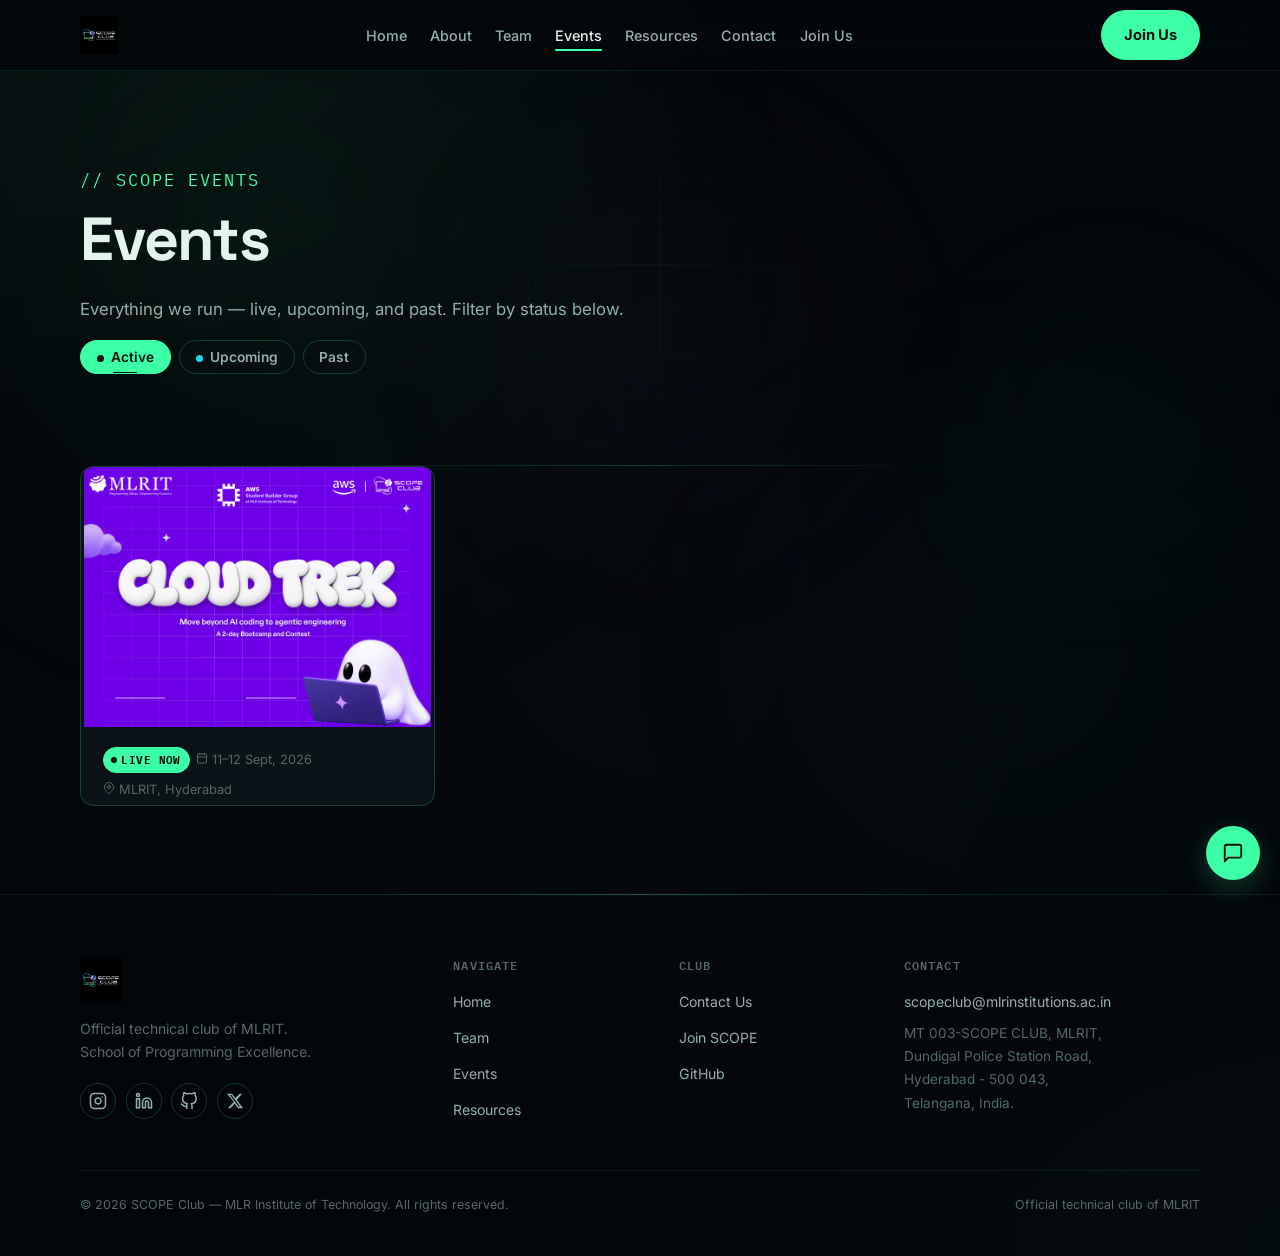
<file: events.html>
﻿<!DOCTYPE html>
<html lang="en">

<head>
  <meta charset="UTF-8" />
  <meta name="viewport" content="width=device-width, initial-scale=1.0" />
  <link rel="icon" type="image/svg+xml" href="assets/favicon.svg" />
  <title>Events — SCOPE Club | MLRIT</title>
  <meta name="description"
    content="SCOPE Club events — active, upcoming, and past. Including AWS Cloud Trek 2026, ZENITH 25, and more." />
  <meta name="robots" content="index, follow" />
  <link rel="canonical" href="events.html" />

  <!-- Open Graph -->
  <meta property="og:title" content="Events — SCOPE Club | MLRIT" />
  <meta property="og:description"
    content="Active, upcoming, and past SCOPE Club events — AWS Cloud Trek 2026, ZENITH, and more." />
  <meta property="og:type" content="website" />
  <meta property="og:image" content="assets/images/events/aws-cloud-trek-2026-poster.jpg" />

  <!-- Twitter / X Card -->
  <meta name="twitter:card" content="summary_large_image" />
  <meta name="twitter:site" content="@MlritScope" />
  <meta name="twitter:title" content="Events — SCOPE Club | MLRIT" />
  <meta name="twitter:description"
    content="Active, upcoming, and past SCOPE Club events — AWS Cloud Trek 2026, ZENITH, and more." />
  <meta name="twitter:image" content="assets/images/events/aws-cloud-trek-2026-poster.jpg" />
  <link rel="preconnect" href="https://fonts.googleapis.com" />
  <link rel="preconnect" href="https://fonts.gstatic.com" crossorigin />
  <link
    href="https://fonts.googleapis.com/css2?family=Space+Grotesk:wght@400;500;600;700&family=Inter:wght@400;500;600&family=IBM+Plex+Mono:wght@400;500&display=swap"
    rel="stylesheet" />
  <link rel="stylesheet" href="css/styles.css" />
</head>

<body>

  <a href="#main-content" class="skip-link">Skip to main content</a>

  <div class="ambient-bg" aria-hidden="true"></div>
  <div id="cursor-field" aria-hidden="true"></div>

  <div id="nav-root"></div>

  <main id="main-content">
    <section class="page-header">
      <div class="container">
        <p class="eyebrow">// scope events</p>
        <h1 class="reveal">Events</h1>
        <p class="reveal">Everything we run — live, upcoming, and past. Filter by status below.</p>

        <div class="tabs reveal" role="tablist" aria-label="Filter events by status">
          <button class="tab" role="tab" data-status="active" aria-selected="false">
            <span class="tab-dot tab-dot--live" aria-hidden="true"></span> Active
          </button>
          <button class="tab" role="tab" data-status="upcoming" aria-selected="false">
            <span class="tab-dot tab-dot--upcoming" aria-hidden="true"></span> Upcoming
          </button>
          <button class="tab" role="tab" data-status="past" aria-selected="false">Past</button>
        </div>
      </div>
    </section>

    <section style="padding-top:0;">
      <div class="container">
        <div class="grid" id="events-grid" aria-live="polite" aria-label="Events list"></div>
      </div>
    </section>
  </main>

  <div id="footer-root"></div>
  <div class="modal-backdrop" id="event-modal-backdrop" role="presentation"></div>

  <script src="js/data.js"></script>
  <script src="js/components.js"></script>
  <script>mountLayout("events.html");</script>
  <script src="js/main.js"></script>
  <script src="js/events.js"></script>
  <script src="js/chatbot.js"></script>

</body>

</html>
</file>
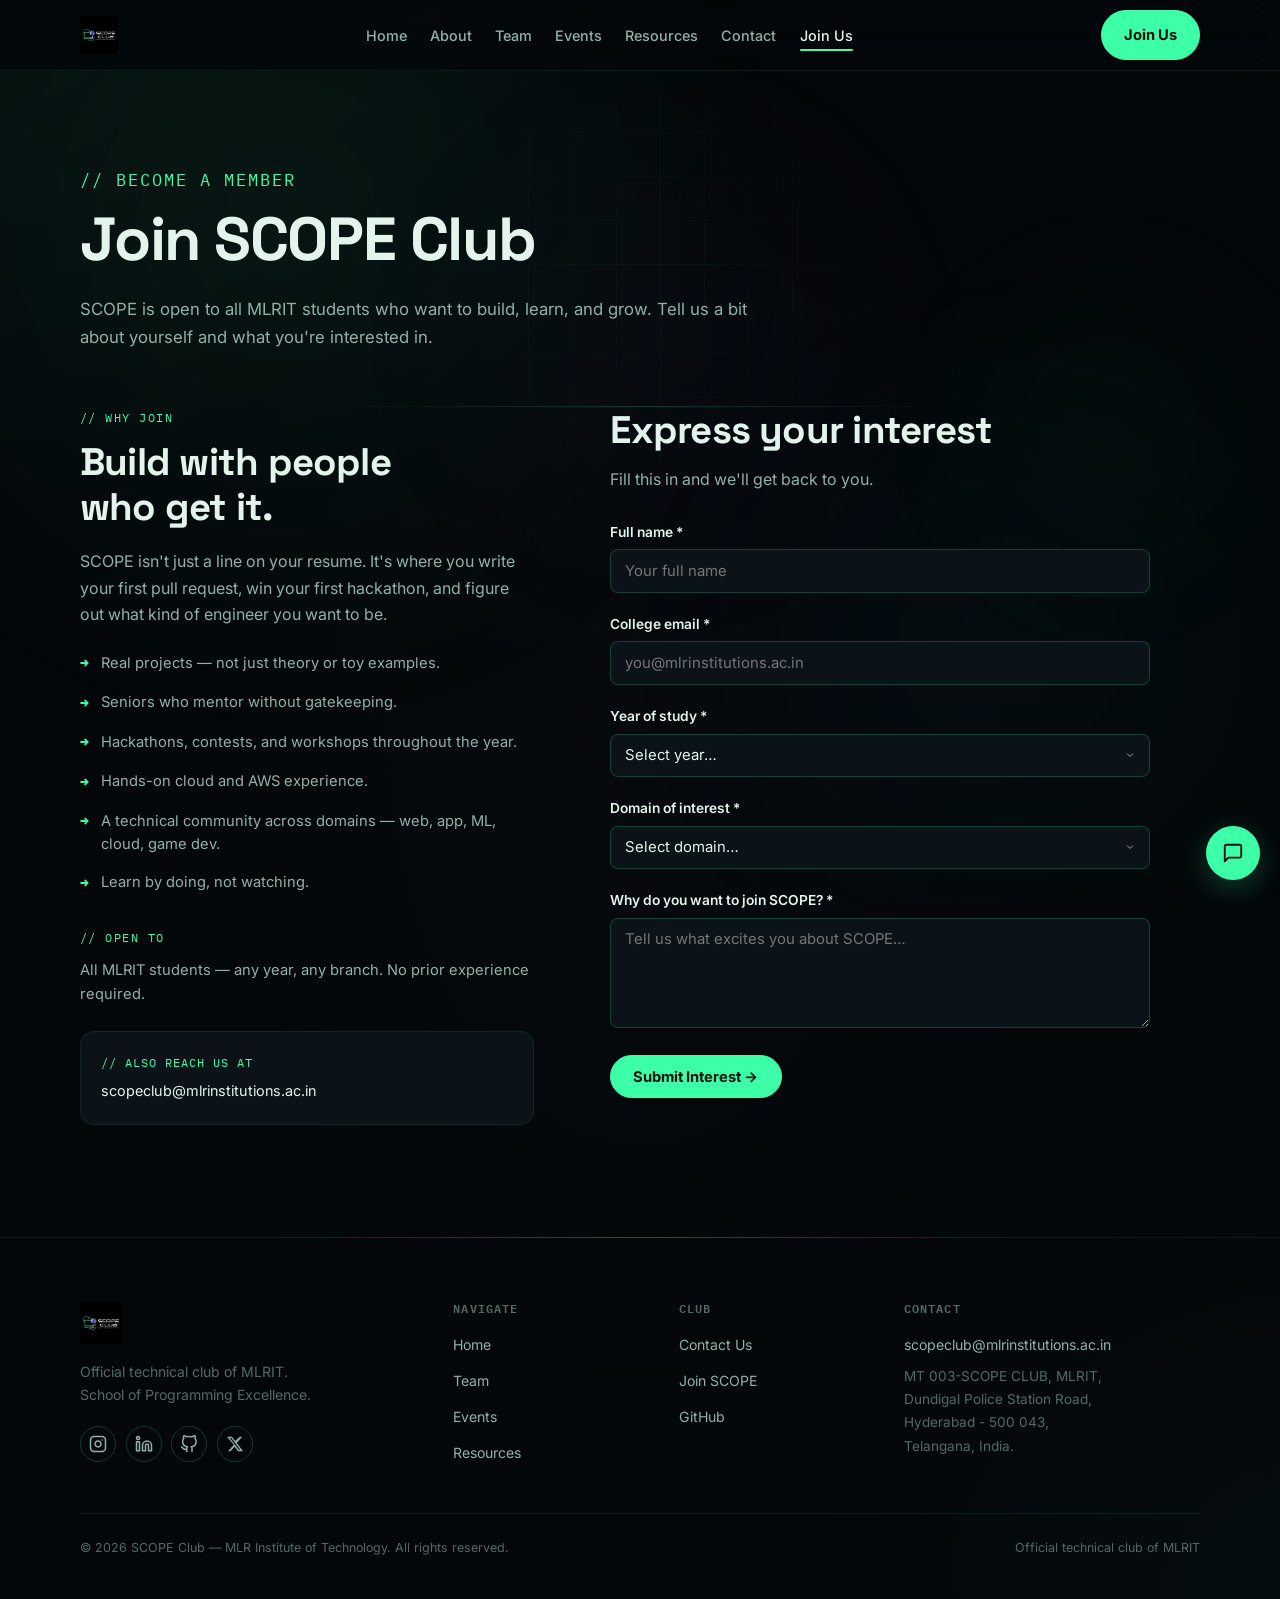
<file: join.html>
﻿<!DOCTYPE html>
<html lang="en">

<head>
  <meta charset="UTF-8" />
  <meta name="viewport" content="width=device-width, initial-scale=1.0" />
  <link rel="icon" type="image/svg+xml" href="assets/favicon.svg" />
  <title>Join Us — SCOPE Club | MLRIT</title>
  <meta name="description"
    content="Join SCOPE Club at MLRIT. Express your interest in web, app, AI/ML, cloud, game development, and more." />
  <meta name="robots" content="index, follow" />
  <link rel="canonical" href="join.html" />

  <!-- Open Graph -->
  <meta property="og:title" content="Join SCOPE Club — MLRIT" />
  <meta property="og:description"
    content="SCOPE is open to all MLRIT students. Apply to join the official technical club across web, app, ML, cloud, and more." />
  <meta property="og:type" content="website" />
  <meta property="og:image" content="assets/images/branding/scope-club-logo.jpg" />

  <!-- Twitter / X Card -->
  <meta name="twitter:card" content="summary" />
  <meta name="twitter:site" content="@MlritScope" />
  <meta name="twitter:title" content="Join SCOPE Club — MLRIT" />
  <meta name="twitter:description"
    content="SCOPE is open to all MLRIT students. Apply to join the official technical club." />
  <meta name="twitter:image" content="assets/images/branding/scope-club-logo.jpg" />
  <link rel="preconnect" href="https://fonts.googleapis.com" />
  <link rel="preconnect" href="https://fonts.gstatic.com" crossorigin />
  <link
    href="https://fonts.googleapis.com/css2?family=Space+Grotesk:wght@400;500;600;700&family=Inter:wght@400;500;600&family=IBM+Plex+Mono:wght@400;500&display=swap"
    rel="stylesheet" />
  <link rel="stylesheet" href="css/styles.css" />
</head>

<body>

  <a href="#main-content" class="skip-link">Skip to main content</a>

  <div class="ambient-bg" aria-hidden="true"></div>
  <div id="cursor-field" aria-hidden="true"></div>

  <div id="nav-root"></div>

  <main id="main-content">
    <section class="page-header">
      <div class="container">
        <p class="eyebrow">// become a member</p>
        <h1 class="reveal">Join SCOPE Club</h1>
        <p class="reveal">
          SCOPE is open to all MLRIT students who want to build, learn, and grow.
          Tell us a bit about yourself and what you're interested in.
        </p>
      </div>
    </section>

    <section style="padding-top:0; padding-bottom:clamp(4rem,10vw,7rem);">
      <div class="container">
        <div class="join-layout">

          <!-- Pitch -->
          <div>
            <p class="eyebrow">// why join</p>
            <h2 class="reveal" style="margin-bottom:0.5em;">
              Build with people<br>who get it.
            </h2>
            <p class="reveal">
              SCOPE isn't just a line on your resume. It's where you write your first
              pull request, win your first hackathon, and figure out what kind of
              engineer you want to be.
            </p>

            <ul class="join-pitch-list" aria-label="Reasons to join SCOPE">
              <li class="join-pitch-item reveal">Real projects — not just theory or toy examples.</li>
              <li class="join-pitch-item reveal">Seniors who mentor without gatekeeping.</li>
              <li class="join-pitch-item reveal">Hackathons, contests, and workshops throughout the year.</li>
              <li class="join-pitch-item reveal">Hands-on cloud and AWS experience.</li>
              <li class="join-pitch-item reveal">A technical community across domains — web, app, ML, cloud, game dev.
              </li>
              <li class="join-pitch-item reveal">Learn by doing, not watching.</li>
            </ul>

            <div style="margin-top:2rem;" class="reveal">
              <p class="eyebrow">// open to</p>
              <p style="font-size:0.92rem;">All MLRIT students — any year, any branch. No prior experience required.</p>
            </div>

            <div
              style="margin-top:1.5rem;padding:1.25rem;background:var(--bg-card);border:1px solid var(--border);border-radius:var(--radius-md);"
              class="reveal">
              <p
                style="font-family:var(--font-mono);font-size:0.78rem;color:var(--accent);margin-bottom:0.4em;letter-spacing:0.08em;">
                // ALSO REACH US AT</p>
              <a href="mailto:scopeclub@mlrinstitutions.ac.in" style="font-size:0.9rem;color:var(--text);">
                scopeclub@mlrinstitutions.ac.in
              </a>
            </div>
          </div>

          <!-- Form -->
          <div>
            <h2 class="reveal" style="margin-bottom:0.35em;">Express your interest</h2>
            <p class="reveal" style="margin-bottom:1.75rem;">
              Fill this in and we'll get back to you.
            </p>

            <form class="form reveal" id="join-form" novalidate aria-label="Join SCOPE application form">

              <div class="field">
                <label for="join-name">Full name *</label>
                <input type="text" id="join-name" name="name" autocomplete="name" required
                  placeholder="Your full name" />
                <div class="field-error" role="alert"></div>
              </div>

              <div class="field">
                <label for="join-email">College email *</label>
                <input type="email" id="join-email" name="email" autocomplete="email" required
                  placeholder="you@mlrinstitutions.ac.in" />
                <div class="field-error" role="alert"></div>
              </div>

              <div class="field">
                <label for="join-year">Year of study *</label>
                <select id="join-year" name="year" required>
                  <option value="">Select year…</option>
                  <option value="1st Year">1st Year</option>
                  <option value="2nd Year">2nd Year</option>
                  <option value="3rd Year">3rd Year</option>
                  <option value="4th Year">4th Year</option>
                </select>
                <div class="field-error" role="alert"></div>
              </div>

              <div class="field">
                <label for="join-domain">Domain of interest *</label>
                <select id="join-domain" name="domain" required>
                  <option value="">Select domain…</option>
                  <option value="Web Development">Web Development</option>
                  <option value="App Development">App Development</option>
                  <option value="AI / ML">AI / ML</option>
                  <option value="Cloud Computing">Cloud Computing</option>
                  <option value="Game Development">Game Development</option>
                  <option value="Open Source">Open Source</option>
                  <option value="Not sure yet">Not sure yet</option>
                </select>
                <div class="field-error" role="alert"></div>
              </div>

              <div class="field">
                <label for="join-why">Why do you want to join SCOPE? *</label>
                <textarea id="join-why" name="why" rows="4" required
                  placeholder="Tell us what excites you about SCOPE…"></textarea>
                <div class="field-error" role="alert"></div>
              </div>

              <button type="submit" class="btn btn-primary">Submit Interest →</button>

              <div class="form-status" id="join-status" role="status" aria-live="polite"></div>
              <p class="form-note" id="join-note" style="display:none;">
                No form backend is configured for this static demo. Your submission was
                not received — please email us directly at
                <a href="mailto:scopeclub@mlrinstitutions.ac.in">scopeclub@mlrinstitutions.ac.in</a>
                with your name, year, and area of interest.
              </p>
            </form>
          </div>

        </div>
      </div>
    </section>
  </main>

  <div id="footer-root"></div>

  <script src="js/data.js"></script>
  <script src="js/components.js"></script>
  <script>mountLayout("join.html");</script>
  <script src="js/main.js"></script>
  <script src="js/forms.js"></script>
  <script>
    const joinFieldDefs = [
      { id: "join-name", label: "Full name", type: "text", required: true },
      { id: "join-email", label: "College email", type: "email", required: true },
      { id: "join-year", label: "Year of study", type: "select", required: true },
      { id: "join-domain", label: "Domain of interest", type: "select", required: true },
      { id: "join-why", label: "Why you want to join", type: "textarea", required: true },
    ];
    initNativeForm(
      document.getElementById("join-form"),
      joinFieldDefs,
      document.getElementById("join-status"),
      document.getElementById("join-note")
    );
  </script>
  <script src="js/chatbot.js"></script>

</body>

</html>
</file>
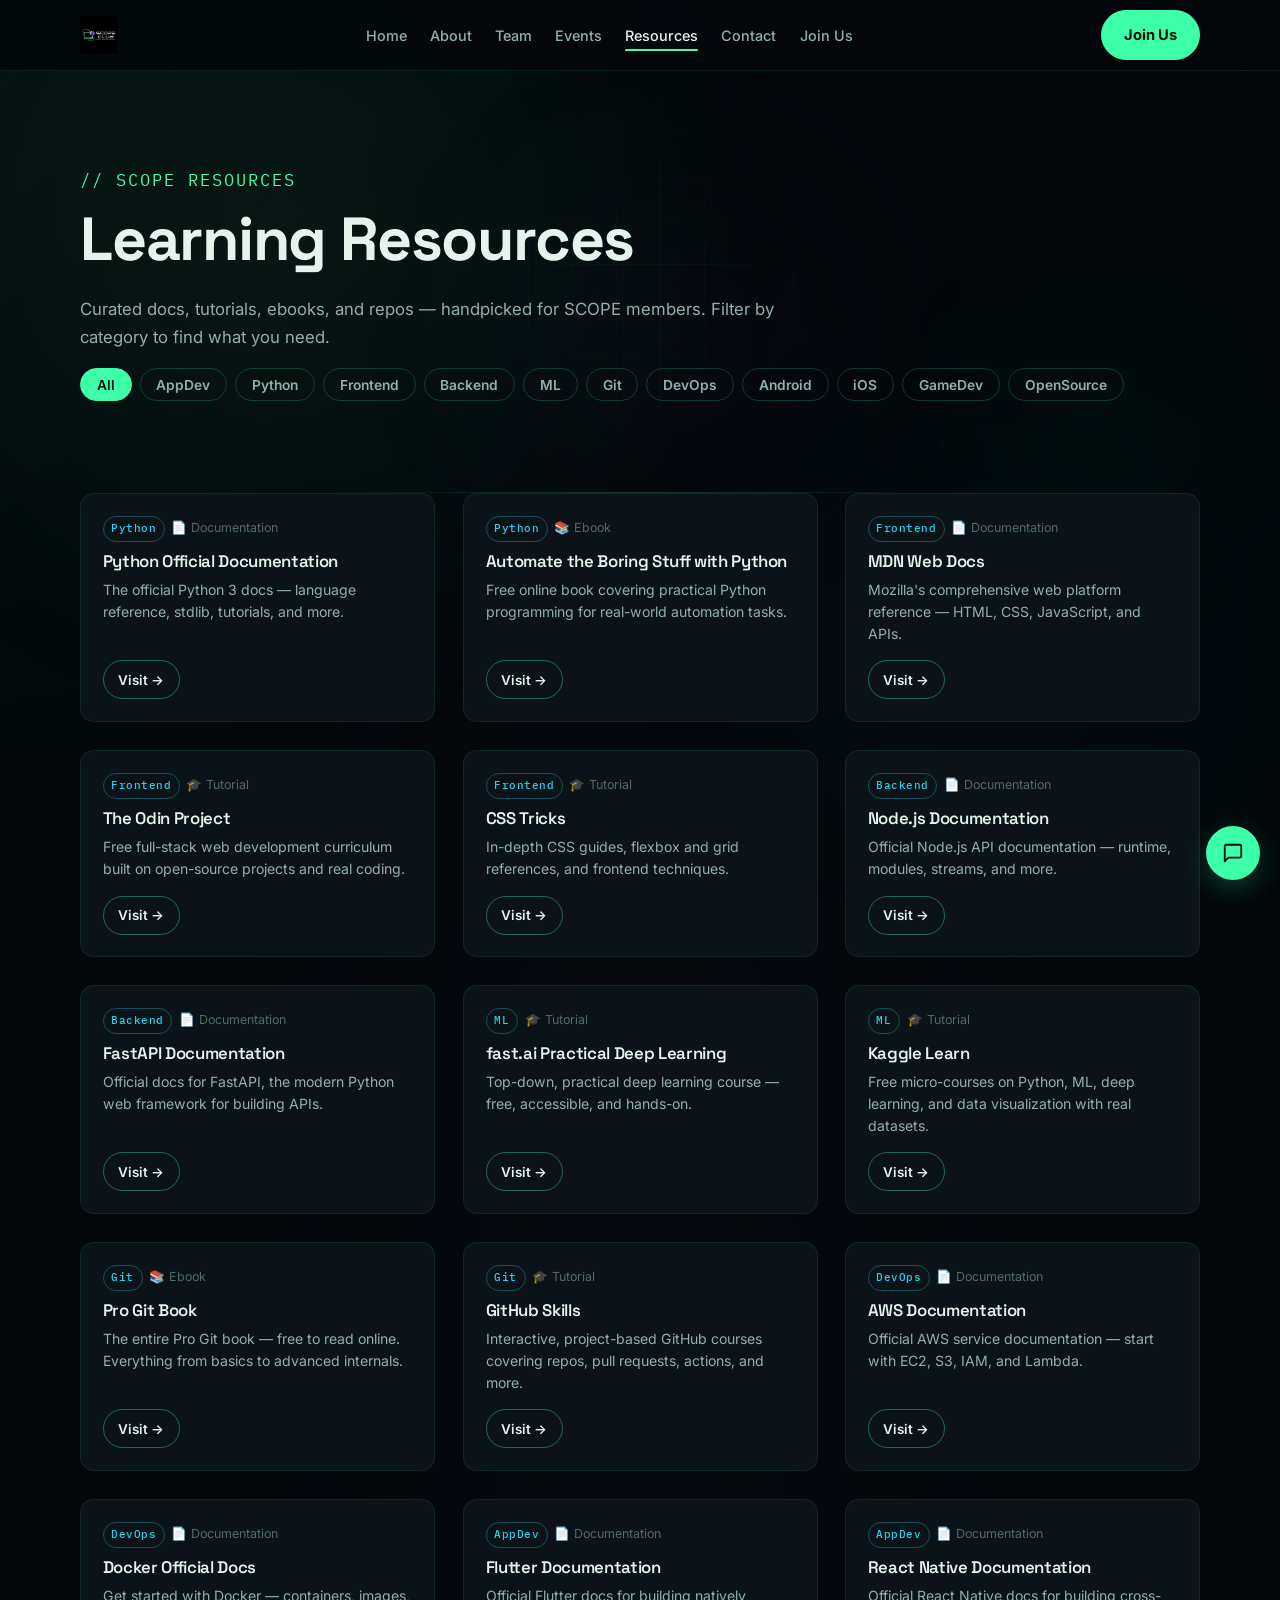
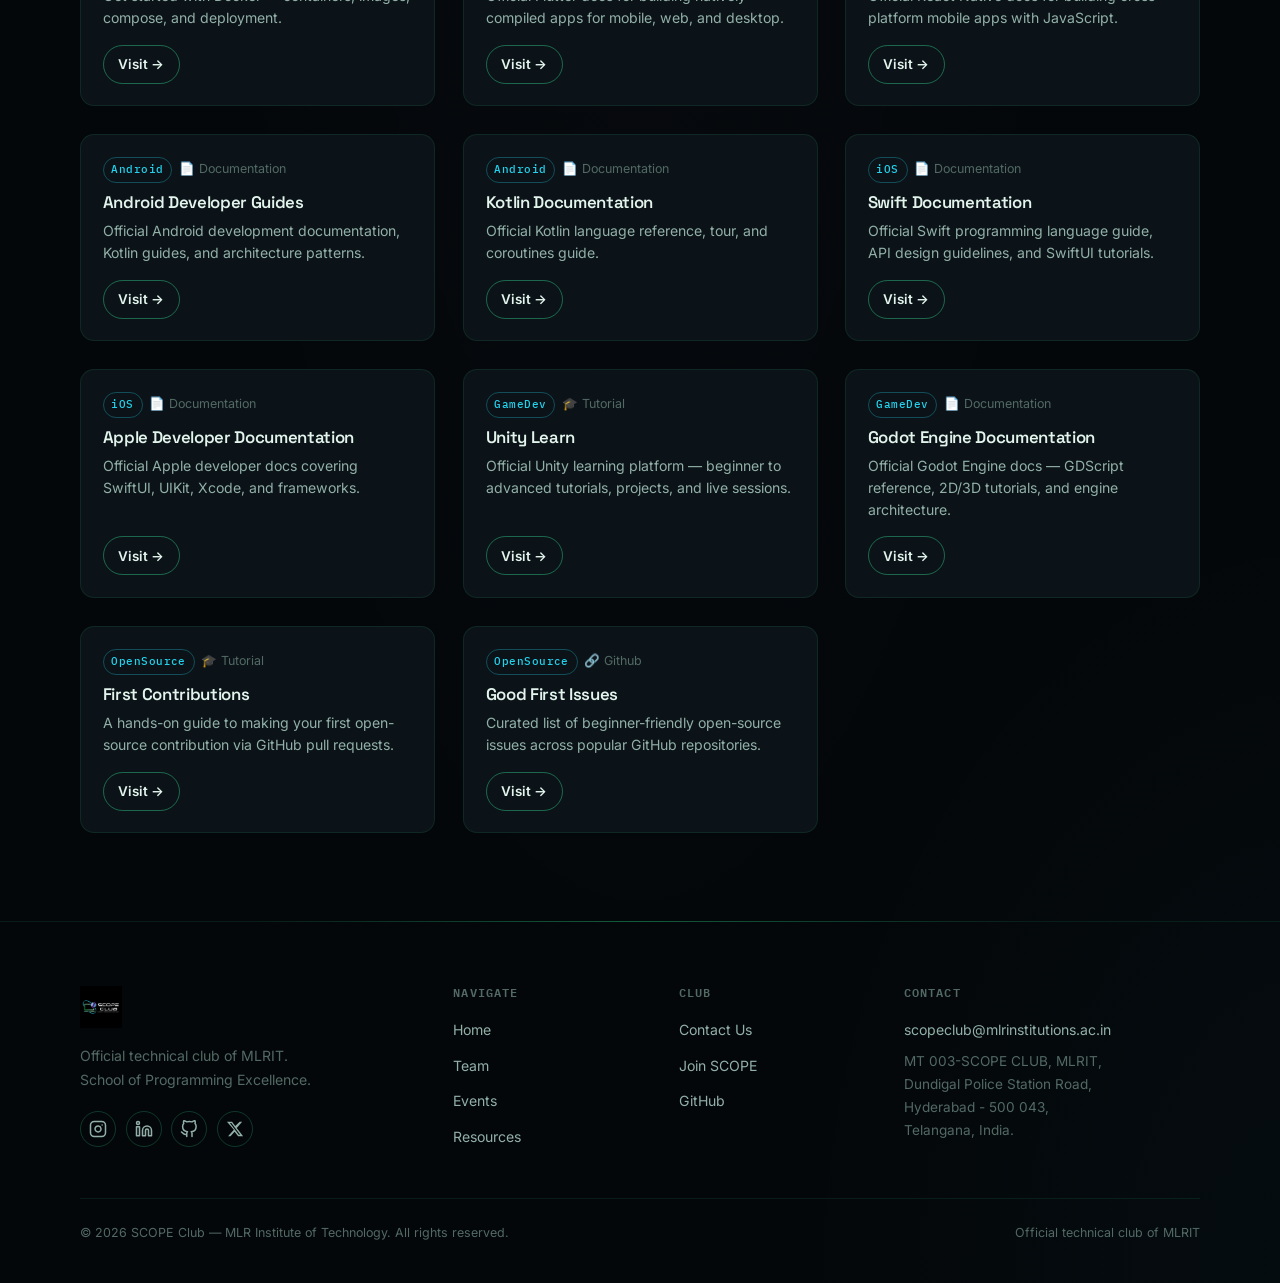
<file: resources.html>
﻿<!DOCTYPE html>
<html lang="en">

<head>
  <meta charset="UTF-8" />
  <meta name="viewport" content="width=device-width, initial-scale=1.0" />
  <link rel="icon" type="image/svg+xml" href="assets/favicon.svg" />
  <title>Resources — SCOPE Club | MLRIT</title>
  <meta name="description"
    content="Curated learning resources from SCOPE Club — documentation, tutorials, ebooks, and videos for web, app, ML, cloud, and more." />
  <meta name="robots" content="index, follow" />
  <link rel="canonical" href="resources.html" />

  <!-- Open Graph -->
  <meta property="og:title" content="Learning Resources — SCOPE Club | MLRIT" />
  <meta property="og:description"
    content="Curated docs, tutorials, and ebooks for web, app, ML, cloud, and more — handpicked by SCOPE Club." />
  <meta property="og:type" content="website" />
  <meta property="og:image" content="assets/images/branding/scope-club-logo.jpg" />

  <!-- Twitter / X Card -->
  <meta name="twitter:card" content="summary" />
  <meta name="twitter:site" content="@MlritScope" />
  <meta name="twitter:title" content="Learning Resources — SCOPE Club | MLRIT" />
  <meta name="twitter:description"
    content="Curated docs, tutorials, and ebooks for web, app, ML, cloud, and more — handpicked by SCOPE Club." />
  <meta name="twitter:image" content="assets/images/branding/scope-club-logo.jpg" />
  <link rel="preconnect" href="https://fonts.googleapis.com" />
  <link rel="preconnect" href="https://fonts.gstatic.com" crossorigin />
  <link
    href="https://fonts.googleapis.com/css2?family=Space+Grotesk:wght@400;500;600;700&family=Inter:wght@400;500;600&family=IBM+Plex+Mono:wght@400;500&display=swap"
    rel="stylesheet" />
  <link rel="stylesheet" href="css/styles.css" />
</head>

<body>

  <a href="#main-content" class="skip-link">Skip to main content</a>

  <div class="ambient-bg" aria-hidden="true"></div>
  <div id="cursor-field" aria-hidden="true"></div>

  <div id="nav-root"></div>

  <main id="main-content">
    <section class="page-header">
      <div class="container">
        <p class="eyebrow">// scope resources</p>
        <h1 class="reveal">Learning Resources</h1>
        <p class="reveal">
          Curated docs, tutorials, ebooks, and repos — handpicked for SCOPE members.
          Filter by category to find what you need.
        </p>

        <div class="filter-bar reveal" id="category-filter" role="group" aria-label="Filter resources by category">
        </div>
      </div>
    </section>

    <section style="padding-top:0;">
      <div class="container">
        <div class="grid" id="resources-grid" aria-live="polite" aria-label="Resources list"></div>
      </div>
    </section>
  </main>

  <div id="footer-root"></div>

  <script src="js/data.js"></script>
  <script src="js/components.js"></script>
  <script>mountLayout("resources.html");</script>
  <script src="js/main.js"></script>
  <script src="js/resources.js"></script>
  <script src="js/chatbot.js"></script>

</body>

</html>
</file>
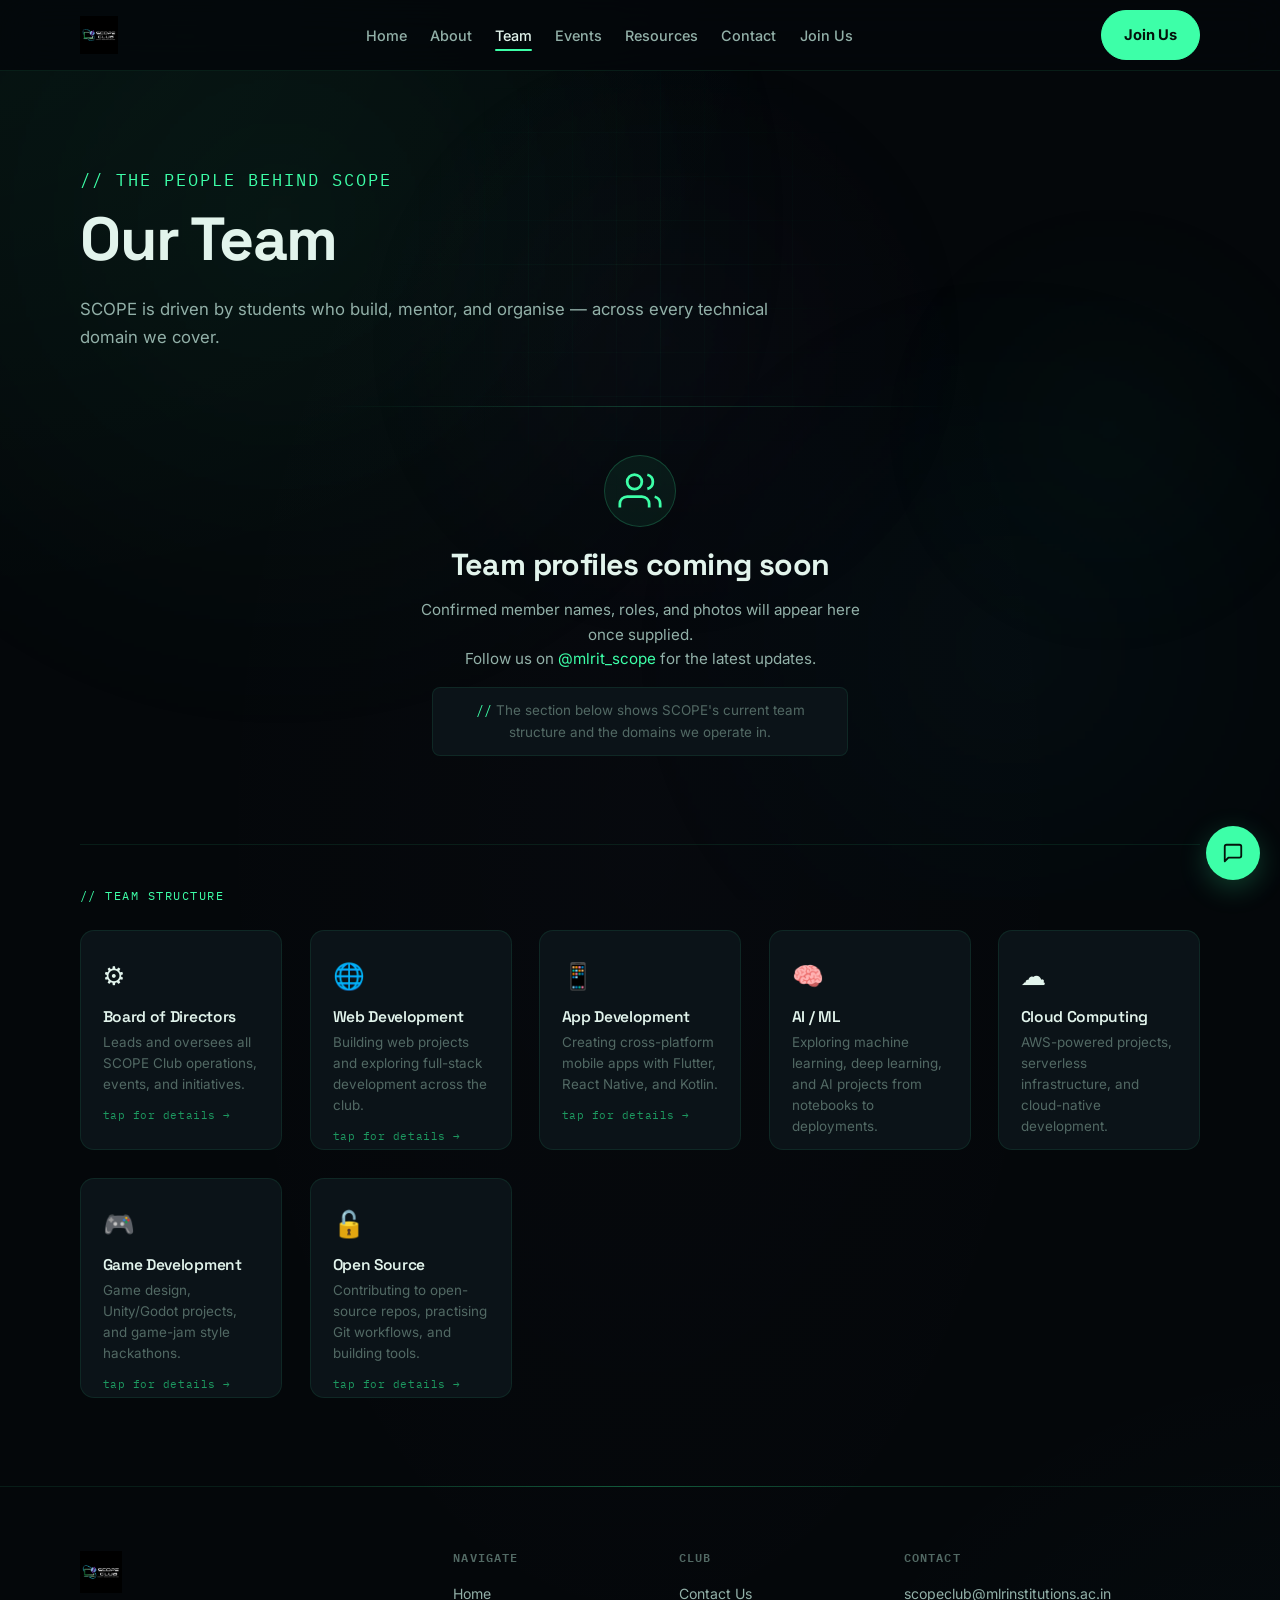
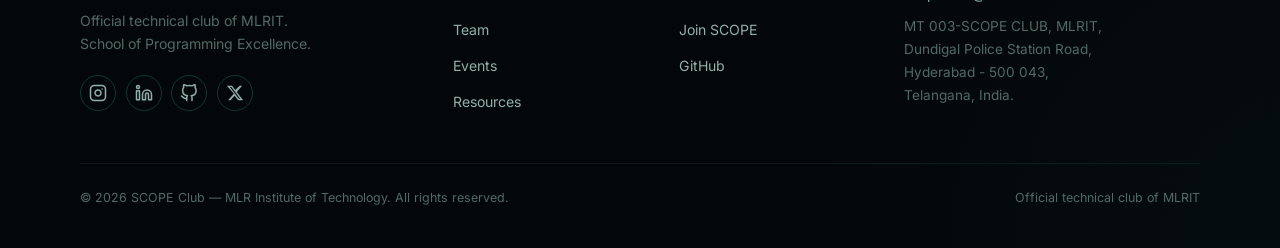
<file: team.html>
﻿<!DOCTYPE html>
<html lang="en">

<head>
  <meta charset="UTF-8" />
  <meta name="viewport" content="width=device-width, initial-scale=1.0" />
  <link rel="icon" type="image/svg+xml" href="assets/favicon.svg" />
  <title>Team — SCOPE Club | MLRIT</title>
  <meta name="description"
    content="Meet the team behind SCOPE Club — the technical student club at MLR Institute of Technology, Hyderabad." />
  <meta name="robots" content="index, follow" />
  <link rel="canonical" href="team.html" />

  <!-- Open Graph -->
  <meta property="og:title" content="Team — SCOPE Club | MLRIT" />
  <meta property="og:description"
    content="Meet the people behind SCOPE Club — MLRIT's official technical student club." />
  <meta property="og:type" content="website" />
  <meta property="og:image" content="assets/images/branding/scope-club-logo.jpg" />

  <!-- Twitter / X Card -->
  <meta name="twitter:card" content="summary" />
  <meta name="twitter:site" content="@MlritScope" />
  <meta name="twitter:title" content="Team — SCOPE Club | MLRIT" />
  <meta name="twitter:description"
    content="Meet the people behind SCOPE Club — MLRIT's official technical student club." />
  <meta name="twitter:image" content="assets/images/branding/scope-club-logo.jpg" />
  <link rel="preconnect" href="https://fonts.googleapis.com" />
  <link rel="preconnect" href="https://fonts.gstatic.com" crossorigin />
  <link
    href="https://fonts.googleapis.com/css2?family=Space+Grotesk:wght@400;500;600;700&family=Inter:wght@400;500;600&family=IBM+Plex+Mono:wght@400;500&display=swap"
    rel="stylesheet" />
  <link rel="stylesheet" href="css/styles.css" />
</head>

<body>

  <a href="#main-content" class="skip-link">Skip to main content</a>

  <div class="ambient-bg" aria-hidden="true"></div>
  <div id="cursor-field" aria-hidden="true"></div>

  <div id="nav-root"></div>

  <main id="main-content">
    <section class="page-header">
      <div class="container">
        <p class="eyebrow">// the people behind scope</p>
        <h1 class="reveal">Our Team</h1>
        <p class="reveal">
          SCOPE is driven by students who build, mentor, and organise —
          across every technical domain we cover.
        </p>
      </div>
    </section>

    <section style="padding-top:0;">
      <div class="container">
        <div id="teams-root"></div>
      </div>
    </section>
  </main>

  <div id="footer-root"></div>

  <script src="js/data.js"></script>
  <script src="js/components.js"></script>
  <script>mountLayout("team.html");</script>
  <script src="js/main.js"></script>
  <script src="js/team.js"></script>
  <script src="js/chatbot.js"></script>

</body>

</html>
</file>
<file: css/styles.css>
/* ============================================================
   SCOPE CLUB — DESIGN SYSTEM
   Dark technical base · SCOPE neon-green identity
   Restrained, purposeful, performant.
   ============================================================ */

/* ---------- Fonts ---------- */
@import url('https://fonts.googleapis.com/css2?family=Space+Grotesk:wght@400;500;600;700&family=Inter:wght@400;500;600&family=IBM+Plex+Mono:wght@400;500&display=swap');

/* ---------- Tokens ---------- */
:root {
  /* Backgrounds */
  --bg: #04070a;
  --bg-elevated: #090f14;
  --bg-card: #0b1318;
  --bg-card-hover: #0f1a22;

  /* Borders */
  --border: rgba(61, 255, 168, 0.09);
  --border-mid: rgba(61, 255, 168, 0.20);
  --border-strong: rgba(61, 255, 168, 0.36);

  /* Text */
  --text: #e2f4ec;
  --text-muted: #92b0a8;
  --text-faint: #526964;

  /* Accent / brand */
  --accent: #3dffa8;
  --accent-dim: #1d9960;
  --accent-glow: rgba(61, 255, 168, 0.22);
  --accent-glow-strong: rgba(61, 255, 168, 0.42);
  --accent-pale: rgba(61, 255, 168, 0.065);

  /* Secondary accents */
  --cyan: #22d3ee;
  --cyan-glow: rgba(34, 211, 238, 0.22);
  --purple: #a78bfa;

  /* Semantic */
  --danger: #f87171;
  --warning: #fbbf24;
  --success: #34d399;

  /* Typography */
  --font-display: "Space Grotesk", "Segoe UI", system-ui, sans-serif;
  --font-body: "Inter", "Segoe UI", system-ui, sans-serif;
  --font-mono: "IBM Plex Mono", "Courier New", monospace;

  /* Layout */
  --max-width: 1200px;
  --radius-xs: 4px;
  --radius-sm: 8px;
  --radius-md: 14px;
  --radius-lg: 22px;
  --radius-xl: 32px;
  --gap: clamp(1rem, 2.5vw, 1.75rem);

  /* Motion */
  --ease: cubic-bezier(0.22, 1, 0.36, 1);
  --ease-out: cubic-bezier(0, 0, 0.2, 1);
  --dur-fast: 150ms;
  --dur-mid: 260ms;
  --dur-slow: 420ms;
}

/* Collapse motion for prefers-reduced-motion */
@media (prefers-reduced-motion: reduce) {
  :root {
    --dur-fast: 0ms;
    --dur-mid: 0ms;
    --dur-slow: 0ms;
  }

  *,
  *::before,
  *::after {
    animation-duration: 0.01ms !important;
    animation-iteration-count: 1 !important;
    transition-duration: 0.01ms !important;
    scroll-behavior: auto !important;
  }
}

/* ============================================================
   RESET / BASE
   ============================================================ */
*,
*::before,
*::after {
  box-sizing: border-box;
}

html {
  scroll-behavior: smooth;
}

body {
  margin: 0;
  background: var(--bg);
  color: var(--text);
  font-family: var(--font-body);
  line-height: 1.65;
  -webkit-font-smoothing: antialiased;
  overflow-x: hidden;
}

img {
  max-width: 100%;
  display: block;
  height: auto;
}

a {
  color: var(--accent);
  text-decoration: none;
  transition: color var(--dur-fast) var(--ease);
}

a:hover {
  color: #6bffbe;
  text-decoration: none;
}

h1,
h2,
h3,
h4,
h5 {
  font-family: var(--font-display);
  line-height: 1.15;
  margin: 0 0 0.5em;
  letter-spacing: -0.02em;
  color: var(--text);
}

h1 {
  font-size: clamp(2.2rem, 5.5vw, 3.8rem);
  font-weight: 700;
}

h2 {
  font-size: clamp(1.6rem, 3.2vw, 2.4rem);
  font-weight: 700;
  line-height: 1.18;
}

h3 {
  font-size: clamp(1.1rem, 2vw, 1.3rem);
  font-weight: 600;
}

h4 {
  font-size: 1rem;
  font-weight: 600;
}

p {
  margin: 0 0 1em;
  color: var(--text-muted);
  max-width: 65ch;
}

p:last-child {
  margin-bottom: 0;
}

ul,
ol {
  margin: 0;
  padding: 0;
}

.container {
  max-width: var(--max-width);
  margin: 0 auto;
  padding: 0 clamp(1.25rem, 5vw, 2.5rem);
}

section {
  padding: clamp(3rem, 7vw, 5.5rem) 0;
}

/* Universal focus ring */
:focus-visible {
  outline: 2px solid var(--accent);
  outline-offset: 3px;
  border-radius: var(--radius-sm);
}

.visually-hidden {
  position: absolute;
  width: 1px;
  height: 1px;
  overflow: hidden;
  clip: rect(0 0 0 0);
  white-space: nowrap;
}

/* ============================================================
   ATMOSPHERE LAYERS
   ============================================================ */

/* ── Deep base warmth ──────────────────────────────────────
   A very subtle radial gradient sitting at the body level
   creates depth without adding DOM elements.
   The green source is top-left (logo identity).
   The cyan source is bottom-right (secondary).
   Both are barely perceptible — ambient light, not wallpaper.
   ─────────────────────────────────────────────────────────── */
body {
  background:
    radial-gradient(ellipse 120% 60% at -5% 0%, rgba(61, 255, 168, 0.038) 0%, transparent 55%),
    radial-gradient(ellipse 80% 50% at 105% 100%, rgba(34, 211, 238, 0.028) 0%, transparent 55%),
    radial-gradient(ellipse 60% 80% at 50% 45%, rgba(167, 139, 250, 0.016) 0%, transparent 60%),
    var(--bg);
}

/* ── Animated ambient orb layer ───────────────────────────
   Two large blurred light sources that drift extremely slowly.
   No hard circles — softened to pure radial blur.
   ─────────────────────────────────────────────────────────── */
.ambient-bg {
  position: fixed;
  inset: 0;
  z-index: 0;
  pointer-events: none;
  overflow: hidden;
}

/* Primary: neon-green — top-left, SCOPE identity anchor */
.ambient-bg::before {
  content: "";
  position: absolute;
  width: 1200px;
  height: 1200px;
  top: -380px;
  left: -320px;
  background: radial-gradient(circle,
      rgba(61, 255, 168, 0.048) 0%,
      rgba(61, 255, 168, 0.018) 35%,
      transparent 62%);
  border-radius: 50%;
  filter: blur(2px);
  animation: scopeAmbientA 32s ease-in-out infinite alternate;
}

/* Secondary: cyan — bottom-right, depth counterpoint */
.ambient-bg::after {
  content: "";
  position: absolute;
  width: 900px;
  height: 900px;
  bottom: -200px;
  right: -180px;
  background: radial-gradient(circle,
      rgba(34, 211, 238, 0.032) 0%,
      rgba(34, 211, 238, 0.010) 38%,
      transparent 62%);
  border-radius: 50%;
  filter: blur(2px);
  animation: scopeAmbientB 44s ease-in-out infinite alternate-reverse;
}

/* Tertiary: restrained purple — centre-screen, barely visible */
#ambient-extra {
  position: fixed;
  width: 700px;
  height: 700px;
  top: 38%;
  left: 52%;
  transform: translate(-50%, -50%);
  background: radial-gradient(circle,
      rgba(167, 139, 250, 0.022) 0%,
      rgba(167, 139, 250, 0.006) 42%,
      transparent 65%);
  border-radius: 50%;
  filter: blur(1px);
  pointer-events: none;
  z-index: 0;
  animation: scopeAmbientC 52s ease-in-out infinite alternate;
}

/* Quaternary: warm green mid-right — added by JS, balances composition */
#ambient-warm {
  position: fixed;
  width: 500px;
  height: 500px;
  top: 20%;
  right: -80px;
  background: radial-gradient(circle,
      rgba(61, 255, 168, 0.022) 0%,
      transparent 68%);
  border-radius: 50%;
  filter: blur(1px);
  pointer-events: none;
  z-index: 0;
  animation: scopeAmbientD 38s ease-in-out infinite alternate-reverse;
}

/* Drift keyframes — very small displacement, very slow */
@keyframes scopeAmbientA {
  0% {
    transform: translate(0, 0) scale(1);
  }

  33% {
    transform: translate(40px, 25px) scale(1.04);
  }

  66% {
    transform: translate(20px, 50px) scale(0.98);
  }

  100% {
    transform: translate(60px, 35px) scale(1.06);
  }
}

@keyframes scopeAmbientB {
  0% {
    transform: translate(0, 0) scale(1);
  }

  40% {
    transform: translate(-30px, -20px) scale(1.05);
  }

  100% {
    transform: translate(-55px, -40px) scale(1.08);
  }
}

@keyframes scopeAmbientC {
  0% {
    transform: translate(-50%, -50%) scale(1);
  }

  50% {
    transform: translate(calc(-50% + 30px), calc(-50% - 20px)) scale(1.06);
  }

  100% {
    transform: translate(calc(-50% - 25px), calc(-50% + 35px)) scale(0.96);
  }
}

@keyframes scopeAmbientD {
  0% {
    transform: translate(0, 0) scale(1);
  }

  100% {
    transform: translate(-35px, 45px) scale(1.10);
  }
}

@media (prefers-reduced-motion: reduce) {

  .ambient-bg::before,
  .ambient-bg::after,
  #ambient-extra,
  #ambient-warm {
    animation: none;
  }
}

/* ── Engineering grid ──────────────────────────────────────
   Very faint technical grid visible at rest.
   On desktop: cursor-reactive mask reveals it locally (opacity 0.4).
   On mobile/touch: fully static at opacity 0.06 — barely there.
   ─────────────────────────────────────────────────────────── */
#cursor-field {
  position: fixed;
  inset: 0;
  z-index: 0;
  pointer-events: none;
  /* Two grids: fine (44px) main grid + coarser (132px) structure grid */
  background-image:
    linear-gradient(rgba(61, 255, 168, 0.07) 1px, transparent 1px),
    linear-gradient(90deg, rgba(61, 255, 168, 0.07) 1px, transparent 1px),
    linear-gradient(rgba(61, 255, 168, 0.035) 1px, transparent 1px),
    linear-gradient(90deg, rgba(61, 255, 168, 0.035) 1px, transparent 1px);
  background-size: 44px 44px, 44px 44px, 132px 132px, 132px 132px;
  /* Cursor-reactive radial reveal — moderate radius, low opacity */
  -webkit-mask-image: radial-gradient(380px circle at var(--mx, 50%) var(--my, 30%),
      black 0%, rgba(0, 0, 0, 0.4) 45%, transparent 70%);
  mask-image: radial-gradient(380px circle at var(--mx, 50%) var(--my, 30%),
      black 0%, rgba(0, 0, 0, 0.4) 45%, transparent 70%);
  opacity: 0.45;
}

/* Touch / smaller screens: static grid, no mask, very low opacity */
@media (max-width: 860px),
(hover: none) {
  #cursor-field {
    -webkit-mask-image: none;
    mask-image: none;
    opacity: 0.06;
    background-image:
      linear-gradient(rgba(61, 255, 168, 0.06) 1px, transparent 1px),
      linear-gradient(90deg, rgba(61, 255, 168, 0.06) 1px, transparent 1px);
    background-size: 44px 44px;
  }
}

@media (prefers-reduced-motion: reduce) {
  #cursor-field {
    -webkit-mask-image: none;
    mask-image: none;
    opacity: 0.06;
  }
}

/* ── Soft cursor glow ──────────────────────────────────────
   A second fixed layer: purely a radial glow that follows the
   cursor. Much larger than the grid but very low opacity.
   Completely separate from the grid — never obscures content.
   ─────────────────────────────────────────────────────────── */
#cursor-glow {
  position: fixed;
  inset: 0;
  z-index: 0;
  pointer-events: none;
  background: radial-gradient(360px circle at var(--gx, 50%) var(--gy, 50%),
      rgba(61, 255, 168, 0.055) 0%,
      rgba(61, 255, 168, 0.018) 40%,
      transparent 70%);
  opacity: 0;
  transition: opacity 0.6s ease;
}

#cursor-glow.is-active {
  opacity: 1;
}

@media (hover: none),
(prefers-reduced-motion: reduce) {
  #cursor-glow {
    display: none;
  }
}

/* ── Particle canvas ───────────────────────────────────────
   Intentionally low opacity — nodes should feel like background
   noise, not foreground elements.
   ─────────────────────────────────────────────────────────── */
#particle-canvas {
  position: fixed;
  inset: 0;
  z-index: 0;
  pointer-events: none;
  opacity: 0.38;
}

/* ── Z-index stacking ──────────────────────────────────────
   atmosphere (0) → content (1) → nav (200) → modals (1000+)
   ─────────────────────────────────────────────────────────── */
body>* {
  position: relative;
  z-index: 1;
}

#cursor-field,
#cursor-glow,
#particle-canvas,
.ambient-bg,
#ambient-extra,
#ambient-warm {
  z-index: 0;
}

/* ============================================================
   NAVIGATION
   ============================================================ */
.site-nav {
  position: sticky;
  top: 0;
  z-index: 200;
  background: rgba(4, 7, 10, 0.82);
  backdrop-filter: blur(20px) saturate(1.6);
  -webkit-backdrop-filter: blur(20px) saturate(1.6);
  border-bottom: 1px solid var(--border);
  transition: border-color var(--dur-slow) var(--ease),
    box-shadow var(--dur-slow) var(--ease);
}

.site-nav.is-scrolled {
  border-bottom-color: var(--border-mid);
  box-shadow: 0 1px 40px rgba(61, 255, 168, 0.07);
}

.nav-inner {
  display: flex;
  align-items: center;
  justify-content: space-between;
  height: 70px;
  gap: 1rem;
}

.brand {
  display: flex;
  align-items: center;
  flex-shrink: 0;
}

.brand-logo {
  height: 38px;
  width: auto;
  object-fit: contain;
  display: block;
}

.nav-links {
  display: flex;
  gap: clamp(0.8rem, 1.8vw, 1.8rem);
  list-style: none;
  align-items: center;
}

.nav-links a {
  color: var(--text-muted);
  font-size: 0.9rem;
  font-weight: 500;
  padding: 0.35em 0;
  border-bottom: 2px solid transparent;
  transition: color var(--dur-fast) var(--ease),
    border-color var(--dur-fast) var(--ease);
}

.nav-links a:hover,
.nav-links a[aria-current="page"] {
  color: var(--text);
  border-color: var(--accent);
  text-decoration: none;
}

.nav-cta {
  font-size: 0.85rem;
  padding: 0.6em 1.25em;
  white-space: nowrap;
  flex-shrink: 0;
}

/* Hamburger */
.nav-toggle {
  display: none;
  flex-direction: column;
  justify-content: center;
  gap: 5px;
  background: none;
  border: 1px solid var(--border-mid);
  border-radius: var(--radius-sm);
  color: var(--text);
  width: 44px;
  height: 44px;
  padding: 10px;
  cursor: pointer;
  flex-shrink: 0;
}

.hamburger-bar {
  display: block;
  width: 100%;
  height: 2px;
  background: currentColor;
  border-radius: 2px;
  transition: transform var(--dur-mid) var(--ease), opacity var(--dur-mid) var(--ease);
}

.nav-toggle.is-open .hamburger-bar:nth-child(1) {
  transform: translateY(7px) rotate(45deg);
}

.nav-toggle.is-open .hamburger-bar:nth-child(2) {
  opacity: 0;
}

.nav-toggle.is-open .hamburger-bar:nth-child(3) {
  transform: translateY(-7px) rotate(-45deg);
}

@media (max-width: 860px) {
  .nav-links {
    position: fixed;
    inset: 70px 0 0 0;
    flex-direction: column;
    align-items: flex-start;
    background: rgba(7, 11, 14, 0.97);
    backdrop-filter: blur(20px);
    -webkit-backdrop-filter: blur(20px);
    padding: 2rem clamp(1.25rem, 5vw, 2.5rem);
    gap: 0.5rem;
    border-top: 1px solid var(--border);
    transform: translateX(100%);
    transition: transform var(--dur-mid) var(--ease);
    z-index: 190;
  }

  .nav-links a {
    font-size: 1.05rem;
    padding: 0.7em 0;
  }

  .nav-links.is-open {
    transform: translateX(0);
  }

  .nav-toggle {
    display: flex;
  }

  .nav-cta {
    display: none;
  }
}

/* ============================================================
   BUTTONS
   ============================================================ */
.btn {
  --btn-x: 0px;
  --btn-y: 0px;
  display: inline-flex;
  align-items: center;
  gap: 0.45em;
  padding: 0.78em 1.5em;
  border-radius: 999px;
  border: 1px solid var(--border-strong);
  background: transparent;
  color: var(--text);
  font-family: var(--font-body);
  font-weight: 600;
  font-size: 0.92rem;
  cursor: pointer;
  text-decoration: none;
  transform: translate(var(--btn-x), var(--btn-y));
  transition: transform var(--dur-fast) var(--ease),
    background var(--dur-fast) var(--ease),
    border-color var(--dur-fast) var(--ease),
    box-shadow var(--dur-fast) var(--ease),
    color var(--dur-fast) var(--ease);
  white-space: nowrap;
}

.btn:hover,
.btn:focus-visible {
  text-decoration: none;
  border-color: var(--accent);
  color: var(--accent);
  box-shadow: 0 2px 16px var(--accent-glow);
}

/* Primary button — only glow on hover, not resting state */
.btn-primary {
  background: var(--accent);
  color: #04130b;
  border-color: var(--accent);
  font-weight: 700;
}

.btn-primary:hover,
.btn-primary:focus-visible {
  background: #5cffc0;
  border-color: #5cffc0;
  color: #04130b;
  box-shadow: 0 4px 24px var(--accent-glow);
}

.btn-sm {
  padding: 0.55em 1.1em;
  font-size: 0.84rem;
}

.btn:disabled {
  opacity: 0.45;
  cursor: not-allowed;
  pointer-events: none;
}

/* ============================================================
   CARDS
   ============================================================ */
.card {
  position: relative;
  background: var(--bg-card);
  border: 1px solid var(--border);
  border-radius: var(--radius-md);
  overflow: hidden;
  transition:
    transform var(--dur-mid) var(--ease),
    box-shadow var(--dur-mid) var(--ease),
    border-color var(--dur-mid) var(--ease),
    background var(--dur-mid) var(--ease);
  will-change: transform;
}

/* Accent top-edge reveal on hover */
.card::before {
  content: "";
  position: absolute;
  top: 0;
  left: 0;
  right: 0;
  height: 2px;
  background: linear-gradient(90deg, transparent, var(--accent), transparent);
  opacity: 0;
  transition: opacity var(--dur-mid) var(--ease);
  z-index: 1;
}

.card:hover::before,
.card:focus-within::before {
  opacity: 1;
}

.card:hover,
.card:focus-within {
  background: var(--bg-card-hover);
  border-color: var(--border-mid);
  box-shadow: 0 16px 48px rgba(0, 0, 0, 0.5),
    0 0 0 1px var(--border-mid);
}

/* Tilt — desktop only, respects reduced-motion */
@media (hover: hover) and (prefers-reduced-motion: no-preference) {
  .card.tilt {
    transform: perspective(800px) rotateX(var(--rx, 0deg)) rotateY(var(--ry, 0deg)) translateY(var(--ty, 0px));
  }
}

.card-media {
  aspect-ratio: 16 / 9;
  background: var(--bg-elevated);
  overflow: hidden;
}

.card-media img {
  width: 100%;
  height: 100%;
  object-fit: cover;
  transition: transform var(--dur-slow) var(--ease);
}

.card:hover .card-media img {
  transform: scale(1.04);
}

.card-body {
  padding: 1.25rem 1.35rem 1.35rem;
}

.card-meta {
  display: flex;
  align-items: center;
  gap: 0.5em;
  flex-wrap: wrap;
  font-size: 0.8rem;
  color: var(--text-faint);
  margin-bottom: 0.6em;
}

.card-meta svg {
  flex-shrink: 0;
}

.card-title {
  font-family: var(--font-display);
  font-size: 1.05rem;
  font-weight: 600;
  margin: 0 0 0.4em;
  color: var(--text);
}

.card-desc {
  font-size: 0.88rem;
  line-height: 1.55;
  color: var(--text-muted);
  margin: 0 0 0.9em;
  max-width: none;
}

/* ============================================================
   BADGES
   ============================================================ */
.badge {
  display: inline-flex;
  align-items: center;
  gap: 0.35em;
  font-family: var(--font-mono);
  font-size: 0.7rem;
  font-weight: 500;
  letter-spacing: 0.04em;
  padding: 0.25em 0.7em;
  border-radius: 999px;
  border: 1px solid var(--border-mid);
  color: var(--accent);
  white-space: nowrap;
}

.badge.live {
  background: var(--accent);
  color: #04130b;
  border-color: var(--accent);
  font-weight: 700;
}

@media (prefers-reduced-motion: reduce) {
  .badge.live {
    animation: none;
  }
}

.badge.live .dot {
  width: 6px;
  height: 6px;
  border-radius: 50%;
  background: #04130b;
  display: inline-block;
  animation: livePulse 1.6s ease-in-out infinite;
}

.badge.upcoming {
  color: var(--cyan);
  border-color: rgba(34, 211, 238, 0.35);
}

.badge.past {
  color: var(--text-faint);
  border-color: var(--border);
}

.cat-badge {
  color: var(--cyan);
  border-color: rgba(34, 211, 238, 0.3);
}

@keyframes livePulse {

  0%,
  100% {
    opacity: 1;
    transform: scale(1);
  }

  50% {
    opacity: 0.4;
    transform: scale(0.8);
  }
}

/* ============================================================
   SECTION LABELS / EYEBROW
   ============================================================ */
.eyebrow {
  font-family: var(--font-mono);
  font-size: 0.78rem;
  letter-spacing: 0.12em;
  text-transform: uppercase;
  color: var(--accent);
  margin-bottom: 0.85em;
}

.section-header {
  margin-bottom: clamp(2rem, 5vw, 3.5rem);
}

.section-header p {
  font-size: 1.05rem;
  max-width: 55ch;
}

/* ============================================================
   GRIDS
   ============================================================ */
.grid {
  display: grid;
  gap: var(--gap);
  grid-template-columns: repeat(auto-fill, minmax(280px, 1fr));
}

.grid-2 {
  display: grid;
  gap: var(--gap);
  grid-template-columns: repeat(auto-fill, minmax(340px, 1fr));
}

/* ============================================================
   SCROLL REVEAL
   ============================================================ */
.reveal {
  opacity: 0;
  transform: translateY(22px);
  transition:
    opacity var(--dur-slow) var(--ease),
    transform var(--dur-slow) var(--ease);
}

.reveal.is-visible {
  opacity: 1;
  transform: none;
}

/* Tab status dots */
.tab-dot {
  display: inline-block;
  width: 7px;
  height: 7px;
  border-radius: 50%;
  margin-right: 0.3em;
  vertical-align: middle;
  flex-shrink: 0;
}

.tab-dot--live {
  background: var(--accent);
  animation: livePulse 1.8s ease-in-out infinite;
}

.tab-dot--upcoming {
  background: var(--cyan);
}

.tab[aria-selected="true"] .tab-dot--live,
.tab[aria-selected="true"] .tab-dot--upcoming {
  animation: none;
  background: #04130b;
}

@media (prefers-reduced-motion: reduce) {
  .tab-dot--live {
    animation: none;
  }
}

/* Skip to main content — accessibility */
.skip-link {
  position: absolute;
  top: -100px;
  left: 1rem;
  z-index: 9999;
  background: var(--accent);
  color: #04130b;
  padding: 0.6em 1.2em;
  border-radius: var(--radius-sm);
  font-weight: 700;
  font-size: 0.9rem;
  text-decoration: none;
  transition: top var(--dur-fast) var(--ease);
}

.skip-link:focus {
  top: 1rem;
}

/* ============================================================
   TABS / FILTER BAR
   ============================================================ */
.tabs,
.filter-bar {
  display: flex;
  gap: 0.5rem;
  flex-wrap: wrap;
  margin-bottom: 2.25rem;
}

.tab,
.chip {
  font-family: var(--font-body);
  font-size: 0.86rem;
  font-weight: 600;
  padding: 0.55em 1.15em;
  border-radius: 999px;
  border: 1px solid var(--border-mid);
  background: transparent;
  color: var(--text-muted);
  cursor: pointer;
  transition: all var(--dur-fast) var(--ease);
}

.tab:hover,
.chip:hover {
  border-color: var(--accent);
  color: var(--accent);
}

.tab[aria-selected="true"],
.chip[aria-pressed="true"] {
  background: var(--accent);
  border-color: var(--accent);
  color: #04130b;
}

.empty-state {
  grid-column: 1 / -1;
  text-align: center;
  padding: 3.5rem 1rem;
  color: var(--text-faint);
  border: 1px dashed var(--border);
  border-radius: var(--radius-md);
  font-size: 0.92rem;
}

/* ============================================================
   HERO
   ============================================================ */
.hero {
  position: relative;
  z-index: 1;
  padding: clamp(4rem, 11vw, 8rem) 0 clamp(3rem, 7vw, 5rem);
  overflow: hidden;
}

.hero-inner {
  display: grid;
  gap: clamp(2rem, 5vw, 4rem);
  align-items: center;
}

@media (min-width: 860px) {
  .hero-inner {
    grid-template-columns: 1fr auto;
  }
}

.hero-content {
  max-width: 640px;
}

.hero-title {
  font-size: clamp(2.4rem, 5.5vw, 3.8rem);
  font-weight: 700;
  line-height: 1.1;
  letter-spacing: -0.03em;
  margin-bottom: 0.5em;
}

.hero-title .accent-word {
  color: var(--accent);
  text-shadow: 0 0 30px rgba(61, 255, 168, 0.2);
}

.hero-title .muted-word {
  color: var(--text-muted);
}

.hero-subtitle {
  font-size: clamp(1rem, 1.8vw, 1.15rem);
  line-height: 1.65;
  color: var(--text-muted);
  max-width: 52ch;
  margin-bottom: 2rem;
}

.hero-actions {
  display: flex;
  gap: 0.85rem;
  flex-wrap: wrap;
}

.hero-visual {
  position: relative;
  flex-shrink: 0;
}

.hero-badge-card {
  background: var(--bg-card);
  border: 1px solid var(--border-strong);
  border-radius: var(--radius-md);
  padding: 1.25rem 1.5rem;
  font-family: var(--font-mono);
  font-size: 0.82rem;
  line-height: 1.8;
  color: var(--text-muted);
  min-width: min(220px, 90vw);
  max-width: 280px;
  box-shadow: 0 0 0 1px var(--border),
    0 8px 40px rgba(0, 0, 0, 0.5),
    inset 0 1px 0 rgba(61, 255, 168, 0.08);
  position: relative;
  overflow: hidden;
}

/* Animated top shimmer line on badge card */
.hero-badge-card::before {
  content: "";
  position: absolute;
  top: 0;
  left: -100%;
  width: 200%;
  height: 1px;
  background: linear-gradient(90deg, transparent 0%, var(--accent) 50%, transparent 100%);
  animation: shimmerLine 4s ease-in-out infinite;
}

@keyframes shimmerLine {
  0% {
    left: -100%;
    opacity: 0;
  }

  20% {
    opacity: 1;
  }

  80% {
    opacity: 1;
  }

  100% {
    left: 100%;
    opacity: 0;
  }
}

@media (prefers-reduced-motion: reduce) {
  .hero-badge-card::before {
    animation: none;
    opacity: 0;
  }
}

.hero-badge-card .acc {
  color: var(--accent);
}

.hero-badge-card .cyn {
  color: var(--cyan);
}

.hero-badge-card .dim {
  color: var(--text-faint);
}

/* ============================================================
   HOME — ABOUT STRIP
   ============================================================ */
.about-section {
  background: var(--bg-elevated);
  border-top: 1px solid var(--border);
  border-bottom: 1px solid var(--border);
}

.about-grid {
  display: grid;
  gap: clamp(2rem, 5vw, 4rem);
  align-items: start;
}

@media (min-width: 860px) {
  .about-grid {
    grid-template-columns: 1fr 1fr;
  }
}

.about-stat-grid {
  display: grid;
  grid-template-columns: 1fr 1fr;
  gap: 1rem;
  margin-top: 1.5rem;
}

.about-stat {
  background: var(--bg-card);
  border: 1px solid var(--border);
  border-radius: var(--radius-sm);
  padding: 1.1rem;
  text-align: center;
  transition: border-color var(--dur-mid) var(--ease);
}

.about-stat:hover {
  border-color: var(--border-mid);
}

.about-stat-label {
  font-family: var(--font-mono);
  font-size: 0.72rem;
  color: var(--text-faint);
  letter-spacing: 0.08em;
  text-transform: uppercase;
  display: block;
  margin-top: 0.3em;
}

/* About story items */
.about-story-list {
  display: flex;
  flex-direction: column;
  gap: 1.25rem;
  list-style: none;
}

.about-story-item {
  display: flex;
  gap: 1rem;
  align-items: flex-start;
}

.about-story-icon {
  flex-shrink: 0;
  width: 36px;
  height: 36px;
  border-radius: var(--radius-sm);
  background: var(--accent-pale);
  border: 1px solid var(--border-mid);
  display: flex;
  align-items: center;
  justify-content: center;
  font-size: 1rem;
}

.about-story-text {
  font-size: 0.92rem;
  line-height: 1.6;
  color: var(--text-muted);
  margin: 0;
  max-width: none;
}

/* ============================================================
   HOME — WHAT WE DO
   ============================================================ */
.what-we-do-grid {
  display: grid;
  gap: var(--gap);
  grid-template-columns: repeat(auto-fill, minmax(200px, 1fr));
}

.wwd-card {
  background: var(--bg-card);
  border: 1px solid var(--border);
  border-radius: var(--radius-md);
  padding: 1.5rem 1.35rem;
  transition:
    border-color var(--dur-mid) var(--ease),
    background var(--dur-mid) var(--ease),
    transform var(--dur-mid) var(--ease),
    box-shadow var(--dur-mid) var(--ease);
  position: relative;
  overflow: hidden;
}

.wwd-card::after {
  content: "";
  position: absolute;
  bottom: 0;
  left: 0;
  width: 3px;
  height: 0;
  background: var(--accent);
  border-radius: 0 2px 2px 0;
  transition: height var(--dur-mid) var(--ease);
}

.wwd-card:hover {
  border-color: var(--border-strong);
  background: var(--bg-card-hover);
  transform: translateY(-4px);
  box-shadow: 0 12px 36px rgba(0, 0, 0, 0.4), 0 0 0 1px var(--border-mid);
}

.wwd-card:hover::after {
  height: 100%;
}

.wwd-icon {
  font-size: 1.6rem;
  margin-bottom: 0.75rem;
  display: block;
}

.wwd-title {
  font-family: var(--font-display);
  font-size: 0.97rem;
  font-weight: 600;
  color: var(--text);
  margin: 0 0 0.35em;
}

.wwd-desc {
  font-size: 0.84rem;
  line-height: 1.55;
  color: var(--text-faint);
  margin: 0;
  max-width: none;
}

/* ============================================================
   HOME — WHY JOIN
   ============================================================ */
.why-join-section {
  background: var(--bg-elevated);
  border-top: 1px solid var(--border);
  border-bottom: 1px solid var(--border);
}

.why-join-grid {
  display: grid;
  gap: var(--gap);
  grid-template-columns: repeat(auto-fill, minmax(240px, 1fr));
  margin-top: 2.5rem;
}

.why-item {
  display: flex;
  gap: 1rem;
  align-items: flex-start;
}

.why-icon {
  flex-shrink: 0;
  width: 42px;
  height: 42px;
  border-radius: var(--radius-sm);
  background: var(--accent-pale);
  border: 1px solid var(--border-mid);
  display: flex;
  align-items: center;
  justify-content: center;
  font-size: 1.2rem;
}

.why-content h3 {
  font-size: 0.97rem;
  margin: 0 0 0.25em;
  color: var(--text);
}

.why-content p {
  font-size: 0.86rem;
  line-height: 1.55;
  color: var(--text-muted);
  margin: 0;
  max-width: none;
}

/* ============================================================
   HOME — CTA STRIP
   ============================================================ */
.cta-strip {
  text-align: center;
  padding: clamp(3.5rem, 9vw, 6rem) 0;
}

.cta-strip h2 {
  margin-bottom: 0.5em;
}

.cta-strip p {
  margin: 0 auto 2rem;
  font-size: 1.05rem;
}

.cta-actions {
  display: flex;
  gap: 1rem;
  justify-content: center;
  flex-wrap: wrap;
}

/* ============================================================
   EVENTS PAGE
   ============================================================ */
.event-card .card-media {
  aspect-ratio: 3 / 2;
}

/* ============================================================
   TEAM PAGE
   ============================================================ */
.team-section+.team-section {
  margin-top: 3.5rem;
}

.team-section-title {
  font-family: var(--font-mono);
  font-size: 0.78rem;
  letter-spacing: 0.1em;
  text-transform: uppercase;
  color: var(--accent);
  margin-bottom: 1.25rem;
  padding-bottom: 0.75rem;
  border-bottom: 1px solid var(--border);
}

.member-card {
  text-align: center;
  padding-bottom: 1.25rem;
}

.member-photo {
  aspect-ratio: 1;
  border-radius: var(--radius-md) var(--radius-md) 0 0;
  background: var(--bg-elevated);
  overflow: hidden;
  display: flex;
  align-items: center;
  justify-content: center;
}

.member-photo img {
  width: 100%;
  height: 100%;
  object-fit: cover;
}

.avatar-placeholder {
  width: 100%;
  height: 100%;
  display: flex;
  align-items: center;
  justify-content: center;
  color: var(--text-faint);
  background: var(--bg-elevated);
}

.member-info {
  padding: 1rem 1rem 0;
}

.member-name {
  margin-bottom: 0.2em;
}

.member-role {
  font-size: 0.83rem;
  color: var(--text-faint);
  margin: 0;
}

.member-socials {
  display: flex;
  justify-content: center;
  gap: 0.6rem;
  margin-top: 0.85rem;
  padding: 0 1rem;
  opacity: 0;
  transform: translateY(5px);
  transition: opacity var(--dur-fast) var(--ease), transform var(--dur-fast) var(--ease);
}

.member-card:hover .member-socials,
.member-card:focus-within .member-socials {
  opacity: 1;
  transform: none;
}

/* Always visible on touch */
@media (hover: none) {
  .member-socials {
    opacity: 1;
    transform: none;
  }
}

.member-socials a {
  width: 32px;
  height: 32px;
  display: inline-flex;
  align-items: center;
  justify-content: center;
  border: 1px solid var(--border-strong);
  border-radius: 50%;
  color: var(--text-muted);
  font-size: 0.78rem;
  font-weight: 700;
  font-family: var(--font-mono);
  transition: background var(--dur-fast) var(--ease), color var(--dur-fast) var(--ease);
}

.member-socials a:hover {
  background: var(--accent);
  color: #04130b;
  border-color: var(--accent);
}

/* Board grid — narrower min-width so board cards sit in a tighter, centred row */
.board-grid {
  grid-template-columns: repeat(auto-fill, minmax(200px, 1fr));
  max-width: 720px;
}

/* Team empty state */
.team-placeholder-note {
  padding: 2.5rem 1.5rem;
  border: 1px dashed var(--border-mid);
  border-radius: var(--radius-md);
  text-align: center;
  color: var(--text-faint);
  font-size: 0.9rem;
}

/* ============================================================
   RESOURCES
   ============================================================ */
.res-type {
  font-size: 0.78rem;
  color: var(--text-faint);
  text-transform: capitalize;
}

/* ============================================================
   CONTACT PAGE
   ============================================================ */
.contact-layout {
  display: grid;
  gap: clamp(2.5rem, 6vw, 5rem);
  align-items: start;
}

@media (min-width: 860px) {
  .contact-layout {
    grid-template-columns: 1fr 1fr;
  }
}

.contact-info-list {
  list-style: none;
  display: flex;
  flex-direction: column;
  gap: 1.35rem;
  margin-top: 2rem;
}

.contact-info-item {
  display: flex;
  gap: 1rem;
  align-items: flex-start;
}

.contact-info-icon {
  flex-shrink: 0;
  width: 38px;
  height: 38px;
  background: var(--accent-pale);
  border: 1px solid var(--border-mid);
  border-radius: var(--radius-sm);
  display: flex;
  align-items: center;
  justify-content: center;
  color: var(--accent);
}

.contact-info-text {
  font-size: 0.92rem;
  color: var(--text-muted);
  line-height: 1.6;
  margin: 0;
  max-width: none;
}

.contact-info-text a {
  color: var(--accent);
}

.contact-info-text a:hover {
  color: #6bffbe;
}

.contact-info-label {
  display: block;
  font-size: 0.75rem;
  font-family: var(--font-mono);
  text-transform: uppercase;
  letter-spacing: 0.08em;
  color: var(--text-faint);
  margin-bottom: 0.2em;
}

.contact-socials-row {
  display: flex;
  gap: 0.75rem;
  flex-wrap: wrap;
  margin-top: 2rem;
}

.contact-social-btn {
  display: inline-flex;
  align-items: center;
  gap: 0.5em;
  padding: 0.6em 1.1em;
  border-radius: var(--radius-sm);
  border: 1px solid var(--border-mid);
  background: var(--bg-card);
  color: var(--text-muted);
  font-size: 0.84rem;
  font-weight: 500;
  text-decoration: none;
  transition: border-color var(--dur-fast) var(--ease),
    color var(--dur-fast) var(--ease),
    background var(--dur-fast) var(--ease);
}

.contact-social-btn:hover {
  border-color: var(--accent);
  color: var(--accent);
  background: var(--accent-pale);
  text-decoration: none;
}

/* ============================================================
   JOIN PAGE
   ============================================================ */
.join-layout {
  display: grid;
  gap: clamp(2.5rem, 6vw, 5rem);
  align-items: start;
}

@media (min-width: 860px) {
  .join-layout {
    grid-template-columns: 1fr 1.3fr;
  }
}

.join-pitch h2 {
  margin-bottom: 0.5em;
}

.join-pitch-list {
  list-style: none;
  display: flex;
  flex-direction: column;
  gap: 1rem;
  margin-top: 1.5rem;
}

.join-pitch-item {
  display: flex;
  gap: 0.75rem;
  align-items: flex-start;
  font-size: 0.92rem;
  color: var(--text-muted);
  line-height: 1.55;
}

.join-pitch-item::before {
  content: "→";
  color: var(--accent);
  flex-shrink: 0;
  font-family: var(--font-mono);
  font-weight: 700;
  margin-top: 0.05em;
}

/* ============================================================
   FORMS
   ============================================================ */
.form {
  width: 100%;
  max-width: 540px;
}

.field {
  margin-bottom: 1.25rem;
}

.field label {
  display: block;
  font-size: 0.86rem;
  font-weight: 600;
  margin-bottom: 0.45em;
  color: var(--text);
}

.field input,
.field textarea,
.field select {
  width: 100%;
  background: var(--bg-card);
  border: 1px solid var(--border-mid);
  border-radius: var(--radius-sm);
  color: var(--text);
  padding: 0.78em 0.95em;
  font-family: var(--font-body);
  font-size: 0.93rem;
  transition: border-color var(--dur-fast) var(--ease);
  -webkit-appearance: none;
  appearance: none;
}

.field textarea {
  resize: vertical;
  min-height: 110px;
}

.field select {
  background-image: url("data:image/svg+xml,%3Csvg xmlns='http://www.w3.org/2000/svg' width='12' height='12' viewBox='0 0 24 24' fill='none' stroke='%238fa8a0' stroke-width='2'%3E%3Cpolyline points='6 9 12 15 18 9'/%3E%3C/svg%3E");
  background-repeat: no-repeat;
  background-position: right 0.9em center;
  padding-right: 2.5em;
}

.field input:focus,
.field textarea:focus,
.field select:focus {
  border-color: var(--accent);
  outline: none;
  box-shadow: 0 0 0 3px var(--accent-glow), inset 0 0 0 1px rgba(61, 255, 168, 0.1);
}

.field-error {
  color: var(--danger);
  font-size: 0.8rem;
  margin-top: 0.35em;
  display: none;
}

.field.has-error input,
.field.has-error textarea,
.field.has-error select {
  border-color: var(--danger);
}

.field.has-error .field-error {
  display: block;
}

.form-status {
  margin-top: 1rem;
  font-size: 0.88rem;
  display: none;
  padding: 0.8em 1.1em;
  border-radius: var(--radius-sm);
  border: 1px solid var(--border);
  line-height: 1.5;
}

.form-status.is-visible {
  display: block;
}

.form-status.success {
  border-color: var(--success);
  color: var(--success);
  background: rgba(52, 211, 153, 0.06);
}

.form-status.error {
  border-color: var(--danger);
  color: var(--danger);
  background: rgba(248, 113, 113, 0.06);
}

.form-status.loading {
  color: var(--text-muted);
}

.form-note {
  font-size: 0.8rem;
  color: var(--text-faint);
  margin-top: 0.5rem;
  line-height: 1.5;
}

/* ============================================================
   MODAL
   ============================================================ */
.modal-backdrop {
  position: fixed;
  inset: 0;
  background: rgba(2, 4, 6, 0.82);
  display: none;
  align-items: center;
  justify-content: center;
  z-index: 1000;
  padding: 1.5rem;
  backdrop-filter: blur(4px);
  -webkit-backdrop-filter: blur(4px);
}

.modal-backdrop.is-open {
  display: flex;
}

.modal {
  background: var(--bg-elevated);
  border: 1px solid var(--border-strong);
  border-radius: var(--radius-lg);
  max-width: 740px;
  width: 100%;
  max-height: 88vh;
  overflow-y: auto;
  overflow-x: hidden;
  transform: scale(0.96) translateY(12px);
  opacity: 0;
  transition:
    transform var(--dur-mid) var(--ease),
    opacity var(--dur-mid) var(--ease);
  -webkit-overflow-scrolling: touch;
  box-shadow: 0 32px 80px rgba(0, 0, 0, 0.65),
    0 0 0 1px var(--border);
}

.modal-backdrop.is-open .modal {
  transform: scale(1) translateY(0);
  opacity: 1;
}

.modal-body {
  padding: 1.75rem 2rem 2rem;
}

.modal-close {
  position: sticky;
  top: 0.85rem;
  float: right;
  margin: 0.85rem 0.85rem -0.5rem 0;
  width: 36px;
  height: 36px;
  border-radius: 50%;
  border: 1px solid var(--border-strong);
  background: var(--bg-elevated);
  color: var(--text-muted);
  font-size: 1rem;
  cursor: pointer;
  display: flex;
  align-items: center;
  justify-content: center;
  z-index: 2;
  transition: background var(--dur-fast) var(--ease), color var(--dur-fast) var(--ease);
}

.modal-close:hover {
  background: var(--danger);
  color: #fff;
  border-color: var(--danger);
}

.modal-tags {
  display: flex;
  gap: 0.4em;
  flex-wrap: wrap;
  margin-top: 1rem;
}

.modal-actions {
  margin-top: 1.5rem;
}

@media (max-width: 640px) {
  .modal-backdrop {
    padding: 0;
    align-items: flex-end;
  }

  .modal {
    max-width: none;
    width: 100%;
    max-height: 92dvh;
    border-radius: var(--radius-lg) var(--radius-lg) 0 0;
  }

  .modal-body {
    padding: 1.25rem 1.25rem 2rem;
  }
}

/* ============================================================
   FOOTER
   ============================================================ */
.site-footer {
  border-top: 1px solid var(--border);
  padding: 4rem 0 2.5rem;
  margin-top: 0;
  position: relative;
}

/* Ambient glow above footer */
.site-footer::before {
  content: "";
  position: absolute;
  top: -1px;
  left: 50%;
  transform: translateX(-50%);
  width: 60%;
  height: 1px;
  background: linear-gradient(90deg, transparent, var(--accent-dim), transparent);
  opacity: 0.5;
}

.footer-grid {
  display: grid;
  gap: 2.5rem;
  grid-template-columns: 1.8fr 1fr 1fr 1.6fr;
  margin-bottom: 3rem;
}

@media (max-width: 900px) {
  .footer-grid {
    grid-template-columns: 1fr 1fr;
  }
}

@media (max-width: 560px) {
  .footer-grid {
    grid-template-columns: 1fr;
  }
}

.footer-logo {
  height: 42px;
  width: auto;
  object-fit: contain;
  margin-bottom: 1rem;
}

.footer-tagline {
  font-size: 0.88rem;
  color: var(--text-faint);
  line-height: 1.65;
  margin-bottom: 1.25rem;
  max-width: 30ch;
}

.footer-socials {
  display: flex;
  gap: 0.6rem;
  flex-wrap: wrap;
}

.footer-socials a {
  width: 36px;
  height: 36px;
  border-radius: 50%;
  border: 1px solid var(--border-mid);
  display: inline-flex;
  align-items: center;
  justify-content: center;
  color: var(--text-muted);
  transition: background var(--dur-fast) var(--ease),
    color var(--dur-fast) var(--ease),
    border-color var(--dur-fast) var(--ease);
}

.footer-socials a:hover {
  background: var(--accent);
  color: #04130b;
  border-color: var(--accent);
}

.footer-heading {
  font-family: var(--font-mono);
  font-size: 0.72rem;
  letter-spacing: 0.1em;
  text-transform: uppercase;
  color: var(--text-faint);
  margin-bottom: 1rem;
}

.footer-nav-col ul,
.footer-contact-col ul {
  list-style: none;
  display: flex;
  flex-direction: column;
  gap: 0.6rem;
}

.footer-nav-col a,
.footer-contact-col a {
  font-size: 0.88rem;
  color: var(--text-muted);
  transition: color var(--dur-fast) var(--ease);
}

.footer-nav-col a:hover,
.footer-contact-col a:hover {
  color: var(--text);
}

.footer-email {
  font-size: 0.85rem;
  word-break: break-all;
  color: var(--accent);
}

.footer-email:hover {
  color: #6bffbe;
}

.footer-bottom {
  border-top: 1px solid var(--border);
  padding-top: 1.5rem;
  display: flex;
  justify-content: space-between;
  align-items: center;
  flex-wrap: wrap;
  gap: 0.5rem;
  font-size: 0.78rem;
  color: var(--text-faint);
}

/* ============================================================
   CHATBOT WIDGET
   ============================================================ */
#chat-launcher {
  position: fixed;
  right: 1.25rem;
  bottom: 1.25rem;
  width: 54px;
  height: 54px;
  border-radius: 50%;
  background: var(--accent);
  color: #04130b;
  border: none;
  cursor: pointer;
  display: flex;
  align-items: center;
  justify-content: center;
  font-size: 1.35rem;
  box-shadow: 0 8px 28px var(--accent-glow), 0 0 0 0 var(--accent-glow);
  z-index: 900;
  transition: transform var(--dur-fast) var(--ease), box-shadow var(--dur-fast) var(--ease);
  animation: chatPop 0.6s var(--ease) both;
}

@keyframes chatPop {
  from {
    transform: scale(0);
    opacity: 0;
  }

  to {
    transform: scale(1);
    opacity: 1;
  }
}

#chat-launcher:hover {
  transform: scale(1.1);
  box-shadow: 0 8px 36px var(--accent-glow-strong);
}

@media (prefers-reduced-motion: reduce) {
  #chat-launcher {
    animation: none;
  }
}

#chat-panel {
  position: fixed;
  right: 1.25rem;
  bottom: 1.25rem;
  width: min(360px, calc(100vw - 2rem));
  height: min(500px, calc(100dvh - 2rem));
  background: var(--bg-elevated);
  border: 1px solid var(--border-strong);
  border-radius: var(--radius-lg);
  display: none;
  flex-direction: column;
  overflow: hidden;
  z-index: 950;
  box-shadow: 0 20px 60px rgba(0, 0, 0, 0.55);
}

#chat-panel.is-open {
  display: flex;
}

.chat-header {
  padding: 1rem 1.1rem;
  border-bottom: 1px solid var(--border);
  display: flex;
  align-items: center;
  justify-content: space-between;
  font-family: var(--font-display);
  font-weight: 600;
  font-size: 0.95rem;
}

.chat-header .status-dot {
  width: 8px;
  height: 8px;
  background: var(--accent);
  border-radius: 50%;
  display: inline-block;
  margin-right: 0.4em;
  animation: livePulse 2s infinite;
}

.chat-header button {
  background: none;
  border: none;
  color: var(--text-muted);
  font-size: 1.1rem;
  cursor: pointer;
}

.chat-messages {
  flex: 1;
  overflow-y: auto;
  padding: 1rem;
  display: flex;
  flex-direction: column;
  gap: 0.6rem;
  -webkit-overflow-scrolling: touch;
}

.chat-bubble {
  max-width: 85%;
  padding: 0.65em 0.9em;
  border-radius: var(--radius-md);
  font-size: 0.88rem;
  line-height: 1.5;
}

.chat-bubble.bot {
  align-self: flex-start;
  background: var(--bg-card);
  border: 1px solid var(--border);
  color: var(--text-muted);
}

.chat-bubble.user {
  align-self: flex-end;
  background: var(--accent);
  color: #04130b;
  font-weight: 500;
}

/* Typing indicator — three animated dots */
.chat-bubble.typing {
  align-self: flex-start;
  background: var(--bg-card);
  border: 1px solid var(--border);
  display: flex;
  align-items: center;
  gap: 4px;
  padding: 0.7em 1em;
  min-width: 52px;
}

.typing-dot {
  width: 6px;
  height: 6px;
  border-radius: 50%;
  background: var(--text-faint);
  animation: typingBounce 1.2s ease-in-out infinite;
}

.typing-dot:nth-child(2) {
  animation-delay: 0.18s;
}

.typing-dot:nth-child(3) {
  animation-delay: 0.36s;
}

@keyframes typingBounce {

  0%,
  60%,
  100% {
    transform: translateY(0);
    opacity: 0.5;
  }

  30% {
    transform: translateY(-5px);
    opacity: 1;
  }
}

@media (prefers-reduced-motion: reduce) {
  .typing-dot {
    animation: none;
    opacity: 0.6;
  }
}

/* Suggestion chips */
.chat-suggestions {
  display: flex;
  flex-wrap: wrap;
  gap: 0.4rem;
  padding: 0.6rem 0.75rem 0.5rem;
  border-top: 1px solid var(--border);
  max-height: 100px;
  overflow-y: auto;
}

.chat-chip {
  font-family: var(--font-body);
  font-size: 0.78rem;
  font-weight: 500;
  padding: 0.38em 0.85em;
  border-radius: 999px;
  border: 1px solid var(--border-mid);
  background: transparent;
  color: var(--text-muted);
  cursor: pointer;
  transition: background var(--dur-fast) var(--ease),
    color var(--dur-fast) var(--ease),
    border-color var(--dur-fast) var(--ease);
}

.chat-chip:hover,
.chat-chip:focus-visible {
  background: var(--accent-pale);
  border-color: var(--accent);
  color: var(--accent);
}

.chat-input-bar {
  display: flex;
  gap: 0.5rem;
  padding: 0.75rem;
  border-top: 1px solid var(--border);
}

.chat-input-bar input {
  flex: 1;
  background: var(--bg-card);
  border: 1px solid var(--border-mid);
  border-radius: 999px;
  color: var(--text);
  padding: 0.6em 1em;
  font-size: 0.88rem;
}

.chat-input-bar input:focus {
  outline: none;
  border-color: var(--accent);
}

.chat-input-bar button {
  width: 38px;
  height: 38px;
  border-radius: 50%;
  background: var(--accent);
  color: #04130b;
  border: none;
  cursor: pointer;
  flex-shrink: 0;
  font-size: 1rem;
  display: flex;
  align-items: center;
  justify-content: center;
}

.chat-input-bar button:disabled {
  opacity: 0.45;
  cursor: not-allowed;
}

@media (max-width: 640px) {
  #chat-panel {
    right: 0;
    bottom: 0;
    left: 0;
    top: 0;
    width: 100%;
    height: 100dvh;
    border-radius: 0;
  }

  #chat-launcher {
    right: 1rem;
    bottom: 1rem;
  }
}

/* ============================================================
   PAGE HEADER (used on inner pages)
   ============================================================ */
.page-header {
  padding: clamp(3.5rem, 9vw, 6rem) 0 clamp(2rem, 5vw, 3.5rem);
  position: relative;
}

.page-header::after {
  content: "";
  position: absolute;
  bottom: 0;
  left: 50%;
  transform: translateX(-50%);
  width: 50%;
  height: 1px;
  background: linear-gradient(90deg, transparent, var(--border-mid), transparent);
}

.page-header .eyebrow {
  margin-bottom: 0.6em;
}

.page-header h1 {
  margin-bottom: 0.35em;
}

.page-header p {
  font-size: 1.05rem;
}

/* ============================================================
   UTILITY
   ============================================================ */
.text-accent {
  color: var(--accent);
}

.text-cyan {
  color: var(--cyan);
}

.text-muted {
  color: var(--text-muted);
}

.text-faint {
  color: var(--text-faint);
}

.text-center {
  text-align: center;
}

.mt-1 {
  margin-top: 0.5rem;
}

.mt-2 {
  margin-top: 1rem;
}

.mt-3 {
  margin-top: 1.5rem;
}

.mt-4 {
  margin-top: 2rem;
}

.mb-4 {
  margin-bottom: 2rem;
}

.font-mono {
  font-family: var(--font-mono);
}

/* Divider line */
.divider {
  border: none;
  border-top: 1px solid var(--border);
  margin: 0;
}

/* Inline accent line before section headings */
.accent-line {
  display: inline-block;
  width: 32px;
  height: 3px;
  background: var(--accent);
  border-radius: 999px;
  margin-bottom: 0.6em;
  vertical-align: bottom;
}

/* ============================================================
   EVENT CARD — FLIP INTERACTION
   Desktop hover: card flips to reveal secondary image.
   Touch: no flip (secondary image accessible via modal).
   prefers-reduced-motion: no flip, clean hover border only.
   ============================================================ */

/* Wrapper that establishes the 3-D perspective */
.event-card-scene {
  perspective: 900px;
  perspective-origin: center center;
  /* Match grid cell sizing */
  display: flex;
  flex-direction: column;
}

/* The flipping element — contains front + back faces */
.event-card-flipper {
  position: relative;
  width: 100%;
  flex: 1;
  transform-style: preserve-3d;
  transition: transform 0.52s cubic-bezier(0.22, 1, 0.36, 1);
  border-radius: var(--radius-md);
  /* Ensures equal height within a grid row */
  min-height: 340px;
}

/* Flip on hover — desktop pointer only */
@media (hover: hover) and (prefers-reduced-motion: no-preference) {

  .event-card-scene:hover .event-card-flipper,
  .event-card-scene:focus-within .event-card-flipper {
    transform: rotateY(180deg);
  }
}

/* Both faces: position them stacked */
.event-card-face {
  position: absolute;
  inset: 0;
  backface-visibility: hidden;
  -webkit-backface-visibility: hidden;
  border-radius: var(--radius-md);
  overflow: hidden;
  background: var(--bg-card);
  border: 1px solid var(--border);
  display: flex;
  flex-direction: column;
  transition: border-color var(--dur-mid) var(--ease);
}

.event-card-scene:hover .event-card-face,
.event-card-scene:focus-within .event-card-face {
  border-color: var(--border-mid);
}

/* Back face: rotated 180deg so it faces away by default */
.event-card-back {
  transform: rotateY(180deg);
  justify-content: flex-end;
}

/* Back face image — fills the full face */
.event-card-back-img {
  position: absolute;
  inset: 0;
  width: 100%;
  height: 100%;
  object-fit: cover;
  object-position: center top;
}

/* Gradient overlay on back face so text stays readable */
.event-card-back-overlay {
  position: relative;
  z-index: 1;
  padding: 1.25rem 1.35rem;
  background: linear-gradient(to top,
      rgba(5, 8, 10, 0.92) 0%,
      rgba(5, 8, 10, 0.5) 60%,
      transparent 100%);
}

.event-card-back-title {
  font-family: var(--font-display);
  font-size: 1rem;
  font-weight: 600;
  color: var(--text);
  margin: 0 0 0.3em;
}

.event-card-back-hint {
  font-family: var(--font-mono);
  font-size: 0.72rem;
  color: var(--accent);
  margin: 0;
}

/* No flip indicator — shown when no preview image is available */
.event-card-no-preview .event-card-back {
  display: flex;
  align-items: center;
  justify-content: center;
  background: var(--bg-elevated);
}

.event-card-no-preview-msg {
  text-align: center;
  color: var(--text-faint);
  font-size: 0.84rem;
  padding: 1.5rem;
}

/* Front face image area — consistent 3:2 ratio */
.event-card-front .card-media {
  aspect-ratio: 3 / 2;
  flex-shrink: 0;
}

/* Front face body */
.event-card-front .card-body {
  flex: 1;
  display: flex;
  flex-direction: column;
}

.event-card-front .card-desc {
  flex: 1;
}

/* "Click to open" hint on cards that have no preview (no flip) */
.event-flip-hint {
  display: none;
}

@media (hover: hover) and (prefers-reduced-motion: no-preference) {
  .event-card-scene[data-has-preview="true"] .event-flip-hint {
    display: inline-flex;
    align-items: center;
    gap: 0.3em;
    font-family: var(--font-mono);
    font-size: 0.7rem;
    color: var(--text-faint);
    margin-top: 0.5em;
  }
}

/* Touch / reduced-motion fallback: no scene/flipper chrome needed */
@media (hover: none) {
  .event-card-scene {
    perspective: none;
  }

  .event-card-flipper {
    transform: none !important;
    transition: none;
    min-height: 0;
    position: static;
  }

  .event-card-face {
    position: static;
    backface-visibility: visible;
    -webkit-backface-visibility: visible;
  }

  .event-card-back {
    display: none;
    /* hide back face on touch — modal has all content */
  }
}

@media (prefers-reduced-motion: reduce) {
  .event-card-scene {
    perspective: none;
  }

  .event-card-flipper {
    transform: none !important;
    transition: none;
  }

  .event-card-back {
    display: none;
  }
}

/* ============================================================
   EVENT MODAL — ENHANCED LAYOUT
   Primary image banner + screenshot gallery + About section
   ============================================================ */

.modal-primary-media {
  width: 100%;
  background: var(--bg-card);
  overflow: hidden;
  /* Flexible ratio: fit the poster without cropping important content */
  max-height: 380px;
  display: flex;
  align-items: center;
  justify-content: center;
}

.modal-primary-media img {
  width: 100%;
  height: 100%;
  max-height: 380px;
  object-fit: contain;
  object-position: center;
  background: var(--bg-card);
  display: block;
}

/* Screenshot gallery strip */
.modal-screenshots {
  display: flex;
  gap: 0.6rem;
  flex-wrap: wrap;
  margin-top: 1.25rem;
}

.modal-screenshots img {
  width: calc(33.333% - 0.4rem);
  min-width: 100px;
  aspect-ratio: 16 / 9;
  object-fit: cover;
  border-radius: var(--radius-sm);
  border: 1px solid var(--border);
  cursor: pointer;
  transition: border-color var(--dur-fast) var(--ease),
    transform var(--dur-fast) var(--ease);
}

.modal-screenshots img:hover {
  border-color: var(--border-strong);
  transform: scale(1.02);
}

@media (max-width: 480px) {
  .modal-screenshots img {
    width: calc(50% - 0.3rem);
  }
}

/* About section inside modal */
.modal-about {
  margin-top: 1.5rem;
  padding-top: 1.5rem;
  border-top: 1px solid var(--border);
}

.modal-about-label {
  font-family: var(--font-mono);
  font-size: 0.72rem;
  letter-spacing: 0.1em;
  text-transform: uppercase;
  color: var(--accent);
  margin-bottom: 0.75rem;
}

.modal-about p {
  font-size: 0.95rem;
  line-height: 1.72;
  color: var(--text-muted);
  max-width: none;
  margin: 0;
}

/* ============================================================
   RESOURCES GRID — EQUAL-HEIGHT CARDS, BUTTON AT BOTTOM
   ============================================================ */

/* Override the generic .grid for resources specifically */
#resources-grid {
  /* Align-stretch ensures rows match height */
  grid-template-columns: repeat(auto-fill, minmax(260px, 1fr));
  align-items: stretch;
}

/* Resource card: flex column so Visit button always anchors to bottom */
.resource-card {
  display: flex;
  flex-direction: column;
}

.resource-card .card-body {
  display: flex;
  flex-direction: column;
  flex: 1;
  padding: 1.35rem;
}

.resource-card .card-meta {
  flex-shrink: 0;
  margin-bottom: 0.65rem;
}

.resource-card .card-title {
  flex-shrink: 0;
  margin-bottom: 0.45em;
  /* Clamp title to 2 lines so rows stay even */
  display: -webkit-box;
  -webkit-line-clamp: 2;
  -webkit-box-orient: vertical;
  overflow: hidden;
}

.resource-card .card-desc {
  /* Fill remaining space — pushes button to bottom */
  flex: 1;
  /* Clamp to 3 lines on desktop for consistent row height */
  display: -webkit-box;
  -webkit-line-clamp: 3;
  -webkit-box-orient: vertical;
  overflow: hidden;
  margin-bottom: 1rem;
}

.resource-card .btn {
  /* Anchor to bottom of card body */
  align-self: flex-start;
  flex-shrink: 0;
  margin-top: auto;
}

/* On mobile — uncap line clamp so nothing is hidden */
@media (max-width: 640px) {
  .resource-card .card-title {
    -webkit-line-clamp: unset;
  }

  .resource-card .card-desc {
    -webkit-line-clamp: unset;
  }

  #resources-grid {
    grid-template-columns: 1fr;
  }
}

/* ============================================================
   WWD CARD — FLIP INTERACTION
   Technical area cards on Home + Team pages.
   Desktop: 3D tilt on hover, click to flip.
   Touch: tap to flip (no tilt).
   prefers-reduced-motion: simple toggle, no 3D transforms.
   ============================================================ */

.what-we-do-grid {
  display: grid;
  gap: var(--gap);
  grid-template-columns: repeat(auto-fill, minmax(200px, 1fr));
}

/* Perspective container */
.wwd-scene {
  perspective: 900px;
  perspective-origin: center center;
  min-height: 220px;
  display: flex;
  flex-direction: column;
  cursor: pointer;
  outline: none;
}

.wwd-scene:focus-visible {
  outline: 2px solid var(--accent);
  outline-offset: 4px;
  border-radius: var(--radius-md);
}

/* Tilt wrapper — 3D transform on hover/flip */
.wwd-flipper {
  position: relative;
  flex: 1;
  transform-style: preserve-3d;
  transform: perspective(900px) rotateX(var(--wwd-rx, 0deg)) rotateY(var(--wwd-ry, 0deg));
  transition: transform 0.52s cubic-bezier(0.22, 1, 0.36, 1);
  border-radius: var(--radius-md);
  min-height: 220px;
}

/* Flipped state */
.wwd-scene.is-flipped .wwd-flipper {
  transform: perspective(900px) rotateX(0deg) rotateY(180deg);
}

/* Both faces share layout */
.wwd-face {
  position: absolute;
  inset: 0;
  backface-visibility: hidden;
  -webkit-backface-visibility: hidden;
  border-radius: var(--radius-md);
  overflow: hidden;
  display: flex;
  flex-direction: column;
  border: 1px solid var(--border);
  background: var(--bg-card);
  padding: 1.5rem 1.35rem;
  transition: border-color var(--dur-mid) var(--ease),
    box-shadow var(--dur-mid) var(--ease);
}

/* Front face — hover states */
.wwd-face.wwd-front::after {
  content: "";
  position: absolute;
  bottom: 0;
  left: 0;
  width: 3px;
  height: 0;
  background: var(--accent);
  border-radius: 0 2px 2px 0;
  transition: height var(--dur-mid) var(--ease);
}

.wwd-scene:hover .wwd-face.wwd-front::after,
.wwd-scene:focus-visible .wwd-face.wwd-front::after {
  height: 100%;
}

.wwd-scene:hover .wwd-face,
.wwd-scene:focus-visible .wwd-face {
  border-color: var(--border-mid);
  box-shadow: 0 12px 36px rgba(0, 0, 0, 0.45), 0 0 0 1px var(--border-mid);
}

/* Active (flipped) — accent glow */
.wwd-scene.is-flipped .wwd-face {
  border-color: var(--border-strong);
  box-shadow: 0 0 0 1px var(--border-strong), 0 8px 32px var(--accent-glow);
}

/* Back face: rotated 180deg */
.wwd-face.wwd-back {
  transform: rotateY(180deg);
  background: var(--bg-elevated);
  justify-content: flex-start;
}

/* Front face content */
.wwd-icon {
  font-size: 1.6rem;
  margin-bottom: 0.75rem;
  display: block;
  transition: transform var(--dur-mid) var(--ease);
}

.wwd-scene:hover .wwd-icon {
  transform: scale(1.1) translateY(-2px);
}

.wwd-title {
  font-family: var(--font-display);
  font-size: 0.97rem;
  font-weight: 600;
  color: var(--text);
  margin: 0 0 0.35em;
}

.wwd-desc {
  font-size: 0.84rem;
  line-height: 1.55;
  color: var(--text-faint);
  margin: 0;
  flex: 1;
}

/* Flip hint — "tap to explore" */
.wwd-flip-hint {
  display: none;
  font-family: var(--font-mono);
  font-size: 0.68rem;
  color: var(--accent-dim);
  margin-top: 0.75rem;
  letter-spacing: 0.05em;
}

@media (hover: hover) and (prefers-reduced-motion: no-preference) {
  .wwd-flip-hint {
    display: block;
  }
}

@media (hover: none) {
  .wwd-flip-hint {
    display: block;
  }
}

/* Back face content */
.wwd-back-icon {
  font-size: 1.25rem;
  margin-bottom: 0.5rem;
  display: block;
}

.wwd-back-title {
  font-family: var(--font-display);
  font-size: 0.95rem;
  font-weight: 700;
  color: var(--accent);
  margin: 0 0 0.65em;
}

.wwd-back-list {
  list-style: none;
  display: flex;
  flex-direction: column;
  gap: 0.4rem;
  flex: 1;
  margin: 0 0 0.9rem;
}

.wwd-back-list li {
  font-size: 0.8rem;
  color: var(--text-muted);
  line-height: 1.45;
  padding-left: 1em;
  position: relative;
}

.wwd-back-list li::before {
  content: "→";
  position: absolute;
  left: 0;
  color: var(--accent);
  font-family: var(--font-mono);
  font-size: 0.72rem;
}

.wwd-back-link {
  font-family: var(--font-mono);
  font-size: 0.74rem;
  color: var(--accent);
  text-decoration: none;
  border-bottom: 1px solid var(--accent-dim);
  padding-bottom: 0.1em;
  align-self: flex-start;
  transition: color var(--dur-fast) var(--ease),
    border-color var(--dur-fast) var(--ease);
}

.wwd-back-link:hover,
.wwd-back-link:focus-visible {
  color: #6bffbe;
  border-color: #6bffbe;
  text-decoration: none;
}

/* Reduced-motion: no 3D, simple opacity toggle */
@media (prefers-reduced-motion: reduce) {
  .wwd-scene {
    perspective: none;
  }

  .wwd-flipper {
    transform: none !important;
    transition: none;
    min-height: 0;
  }

  .wwd-face {
    position: static;
    backface-visibility: visible;
    -webkit-backface-visibility: visible;
    transform: none !important;
  }

  .wwd-face.wwd-back {
    display: none;
  }

  .wwd-scene.is-flipped .wwd-face.wwd-front {
    display: none;
  }

  .wwd-scene.is-flipped .wwd-face.wwd-back {
    display: flex;
  }
}

/* Touch: no perspective, flip shows back face */
@media (hover: none) {
  .wwd-scene {
    perspective: none;
  }

  .wwd-flipper {
    transform: none !important;
    transition: none;
    min-height: 0;
  }

  .wwd-face {
    position: static;
    backface-visibility: visible;
    -webkit-backface-visibility: visible;
    transform: none !important;
  }

  .wwd-face.wwd-back {
    display: none;
  }

  .wwd-scene.is-flipped .wwd-face.wwd-front {
    display: none;
  }

  .wwd-scene.is-flipped .wwd-face.wwd-back {
    display: flex;
  }
}

/* ============================================================
   EVENT CARD — ENHANCED TILT & GLOW
   Adds 3D tilt via CSS vars set by main.js initEventCardTilt().
   ============================================================ */

/* Front face tilt only on no-preview cards (cards with preview flip instead) */
@media (hover: hover) and (prefers-reduced-motion: no-preference) {
  .event-card-scene[data-has-preview="false"] .event-card-front {
    transform:
      perspective(800px) rotateX(var(--evt-rx, 0deg)) rotateY(var(--evt-ry, 0deg));
    transition: transform 0.18s var(--ease),
      border-color var(--dur-mid) var(--ease),
      box-shadow var(--dur-mid) var(--ease);
  }

  .event-card-scene:hover .event-card-front {
    box-shadow: 0 20px 56px rgba(0, 0, 0, 0.55),
      0 0 0 1px var(--border-mid),
      0 0 24px rgba(61, 255, 168, 0.06);
    border-color: var(--border-mid);
  }
}

/* Live event card — extra accent glow */
.event-card-scene[data-status="active"] .event-card-front {
  border-color: var(--border-mid);
}

@media (hover: hover) and (prefers-reduced-motion: no-preference) {
  .event-card-scene[data-status="active"]:hover .event-card-front {
    box-shadow: 0 20px 56px rgba(0, 0, 0, 0.55),
      0 0 28px rgba(61, 255, 168, 0.14);
    border-color: var(--border-strong);
  }
}

/* Poster cards — use contain so full poster is visible */
.event-card-front .card-media.poster-media {
  aspect-ratio: unset;
  max-height: 260px;
  display: flex;
  align-items: center;
  justify-content: center;
  background: var(--bg-card);
}

.event-card-front .card-media.poster-media img {
  width: 100%;
  height: auto;
  max-height: 260px;
  object-fit: contain;
  object-position: center top;
}

/* ============================================================
   RESOURCE CARD — TILT & GLOW
   ============================================================ */

@media (hover: hover) and (prefers-reduced-motion: no-preference) {
  .resource-card {
    transform:
      perspective(800px) rotateX(var(--res-rx, 0deg)) rotateY(var(--res-ry, 0deg));
    transition: transform 0.18s var(--ease),
      border-color var(--dur-mid) var(--ease),
      box-shadow var(--dur-mid) var(--ease),
      background var(--dur-mid) var(--ease);
  }

  .resource-card:hover {
    box-shadow: 0 16px 44px rgba(0, 0, 0, 0.5),
      0 0 0 1px var(--border-mid),
      0 0 20px rgba(34, 211, 238, 0.06);
    border-color: var(--border-mid);
    background: var(--bg-card-hover);
  }
}

/* Category badge accent on hover */
.resource-card:hover .cat-badge {
  color: var(--accent);
  border-color: var(--accent-dim);
}

/* ============================================================
   LIGHTBOX
   Full-screen image viewer with prev/next navigation.
   ============================================================ */

#scope-lightbox {
  position: fixed;
  inset: 0;
  z-index: 2000;
  display: flex;
  align-items: center;
  justify-content: center;
}

.lb-backdrop {
  position: absolute;
  inset: 0;
  background: rgba(2, 4, 6, 0.94);
  backdrop-filter: blur(8px);
  -webkit-backdrop-filter: blur(8px);
}

.lb-img-wrap {
  position: relative;
  z-index: 1;
  max-width: min(90vw, 1080px);
  max-height: 85vh;
  display: flex;
  align-items: center;
  justify-content: center;
}

.lb-img {
  max-width: 100%;
  max-height: 85vh;
  object-fit: contain;
  border-radius: var(--radius-sm);
  box-shadow: 0 32px 80px rgba(0, 0, 0, 0.7);
  display: block;
  /* Smooth load */
  animation: lbFadeIn 0.2s ease both;
}

@keyframes lbFadeIn {
  from {
    opacity: 0;
    transform: scale(0.97);
  }

  to {
    opacity: 1;
    transform: scale(1);
  }
}

.lb-close {
  position: fixed;
  top: 1rem;
  right: 1rem;
  z-index: 2;
  width: 42px;
  height: 42px;
  border-radius: 50%;
  border: 1px solid var(--border-strong);
  background: var(--bg-elevated);
  color: var(--text-muted);
  font-size: 1rem;
  cursor: pointer;
  display: flex;
  align-items: center;
  justify-content: center;
  transition: background var(--dur-fast) var(--ease), color var(--dur-fast) var(--ease);
}

.lb-close:hover {
  background: var(--danger);
  color: #fff;
  border-color: var(--danger);
}

.lb-prev,
.lb-next {
  position: fixed;
  top: 50%;
  transform: translateY(-50%);
  z-index: 2;
  width: 48px;
  height: 48px;
  border-radius: 50%;
  border: 1px solid var(--border-strong);
  background: rgba(9, 15, 20, 0.75);
  color: var(--text);
  font-size: 1.4rem;
  cursor: pointer;
  display: flex;
  align-items: center;
  justify-content: center;
  transition: background var(--dur-fast) var(--ease),
    border-color var(--dur-fast) var(--ease);
}

.lb-prev {
  left: 1rem;
}

.lb-next {
  right: 1rem;
}

.lb-prev:hover,
.lb-next:hover {
  background: var(--accent);
  color: #04130b;
  border-color: var(--accent);
}

.lb-counter {
  position: fixed;
  bottom: 1.25rem;
  left: 50%;
  transform: translateX(-50%);
  z-index: 2;
  font-family: var(--font-mono);
  font-size: 0.78rem;
  color: var(--text-faint);
  background: rgba(9, 15, 20, 0.7);
  padding: 0.3em 0.85em;
  border-radius: 999px;
  border: 1px solid var(--border);
}

@media (max-width: 480px) {
  .lb-prev {
    left: 0.4rem;
  }

  .lb-next {
    right: 0.4rem;
  }

  .lb-prev,
  .lb-next {
    width: 40px;
    height: 40px;
    font-size: 1.1rem;
  }
}

@media (prefers-reduced-motion: reduce) {
  .lb-img {
    animation: none;
  }
}

/* ============================================================
   TEAM PAGE — IMPROVED PLACEHOLDER
   ============================================================ */

.team-coming-soon {
  text-align: center;
  padding: 3rem 1.5rem 2.5rem;
  margin-bottom: 1rem;
}

.team-coming-icon {
  width: 72px;
  height: 72px;
  border-radius: 50%;
  background: var(--accent-pale);
  border: 1px solid var(--border-mid);
  display: flex;
  align-items: center;
  justify-content: center;
  margin: 0 auto 1.25rem;
  color: var(--accent);
}

.team-coming-heading {
  font-size: clamp(1.4rem, 3vw, 1.9rem);
  font-weight: 700;
  margin-bottom: 0.5em;
  color: var(--text);
}

.team-coming-subtext {
  font-size: 0.95rem;
  color: var(--text-muted);
  max-width: 46ch;
  margin: 0 auto 1rem;
  line-height: 1.6;
}

.team-coming-note {
  font-size: 0.84rem;
  color: var(--text-faint);
  max-width: 52ch;
  margin: 0 auto;
  line-height: 1.6;
  padding: 0.75rem 1rem;
  border: 1px solid var(--border);
  border-radius: var(--radius-sm);
  background: var(--bg-card);
  display: inline-block;
}

.team-structure-section {
  margin-top: 3rem;
  padding-top: 2.5rem;
  border-top: 1px solid var(--border);
}

.team-domain-grid {
  margin-top: 0;
}

/* ============================================================
   CHATBOT — POLISHED OPEN/CLOSE + MICRO-INTERACTIONS
   ============================================================ */

/* Smooth panel entrance/exit */
#chat-panel {
  transform: translateY(16px) scale(0.97);
  opacity: 0;
  transition: transform 0.26s cubic-bezier(0.22, 1, 0.36, 1),
    opacity 0.22s ease;
  pointer-events: none;
}

#chat-panel.is-open {
  transform: translateY(0) scale(1);
  opacity: 1;
  pointer-events: auto;
}

/* Launcher pulse ring */
#chat-launcher::after {
  content: "";
  position: absolute;
  inset: -4px;
  border-radius: 50%;
  border: 2px solid var(--accent-glow);
  opacity: 0;
  animation: launcherRing 2.4s ease-in-out infinite 1.5s;
  pointer-events: none;
}

@keyframes launcherRing {
  0% {
    opacity: 0;
    transform: scale(0.9);
  }

  40% {
    opacity: 0.6;
  }

  100% {
    opacity: 0;
    transform: scale(1.4);
  }
}

@media (prefers-reduced-motion: reduce) {
  #chat-launcher::after {
    animation: none;
  }

  #chat-panel {
    transition: none;
  }
}

/* Chat bubble entrance */
.chat-bubble {
  animation: bubbleIn 0.18s var(--ease) both;
}

@keyframes bubbleIn {
  from {
    opacity: 0;
    transform: translateY(6px);
  }

  to {
    opacity: 1;
    transform: none;
  }
}

@media (prefers-reduced-motion: reduce) {
  .chat-bubble {
    animation: none;
  }
}

/* Chat chip hover — more tactile */
.chat-chip:active {
  transform: scale(0.96);
}

/* Close button hover */
.chat-header button:hover {
  color: var(--danger);
  background: rgba(248, 113, 113, 0.08);
  border-radius: var(--radius-xs);
}

/* Link bubble inside chat */
.chat-link-btn {
  display: inline-flex;
  align-items: center;
  gap: 0.35em;
  font-family: var(--font-mono);
  font-size: 0.76rem;
  color: var(--accent);
  border: 1px solid var(--border-mid);
  border-radius: 999px;
  padding: 0.3em 0.85em;
  margin-top: 0.5em;
  cursor: pointer;
  background: transparent;
  text-decoration: none;
  transition: background var(--dur-fast) var(--ease),
    border-color var(--dur-fast) var(--ease);
  white-space: nowrap;
}

.chat-link-btn:hover,
.chat-link-btn:focus-visible {
  background: var(--accent-pale);
  border-color: var(--accent);
  color: var(--accent);
  text-decoration: none;
}

/* ============================================================
   MODAL — SCREENSHOT GALLERY IMPROVEMENTS
   ============================================================ */

/* Make gallery images tappable/focusable on all devices */
.modal-screenshots img {
  cursor: pointer;
  transition: border-color var(--dur-fast) var(--ease),
    transform var(--dur-fast) var(--ease),
    box-shadow var(--dur-fast) var(--ease);
}

.modal-screenshots img:hover,
.modal-screenshots img:focus-visible {
  border-color: var(--accent);
  transform: scale(1.03);
  box-shadow: 0 4px 16px rgba(61, 255, 168, 0.15);
  outline: none;
}

/* Gallery hint label */
.gallery-hint {
  display: flex;
  align-items: center;
  gap: 0.4em;
  font-family: var(--font-mono);
  font-size: 0.7rem;
  color: var(--text-faint);
  margin-bottom: 0.6rem;
}

/* ============================================================
   FILTER BAR / TABS — MICRO-INTERACTIONS
   ============================================================ */

.tab,
.chip {
  transition: all var(--dur-fast) var(--ease);
  position: relative;
  overflow: hidden;
}

.tab:active,
.chip:active {
  transform: scale(0.96);
}

/* Active tab indicator dot (events tabs use these already) */
.tab[aria-selected="true"]::after {
  content: "";
  position: absolute;
  bottom: -1px;
  left: 50%;
  transform: translateX(-50%);
  width: 24px;
  height: 2px;
  background: #04130b;
  border-radius: 999px;
}

/* ============================================================
   BUTTON — PRESSED STATE
   ============================================================ */

.btn.is-pressed,
.btn:active {
  transform: translate(var(--btn-x, 0px), var(--btn-y, 0px)) scale(0.97);
  box-shadow: none;
}

.btn-primary.is-pressed,
.btn-primary:active {
  background: var(--accent-dim);
  border-color: var(--accent-dim);
}

/* ============================================================
   EVENT MODAL — POSTER ASPECT RATIO FIX
   Shows full poster at its natural aspect ratio without cropping.
   ============================================================ */

.modal-primary-media {
  width: 100%;
  background: var(--bg-card);
  overflow: hidden;
  display: flex;
  align-items: center;
  justify-content: center;
  /* Remove fixed max-height — let poster breathe */
  max-height: none;
  padding: 0.75rem;
}

.modal-primary-media img {
  width: 100%;
  height: auto;
  max-height: 480px;
  object-fit: contain;
  object-position: center;
  background: var(--bg-card);
  display: block;
  border-radius: var(--radius-sm);
}

@media (max-width: 640px) {
  .modal-primary-media img {
    max-height: 300px;
  }
}

/* ============================================================
   ACCESSIBILITY — VISIBLE FOCUS IMPROVEMENTS
   ============================================================ */

/* Stronger focus ring for interactive cards */
.wwd-scene:focus-visible,
.event-card-scene:focus-visible,
.resource-card:focus-visible {
  outline: 2px solid var(--accent);
  outline-offset: 3px;
}

/* Modal gallery focus */
.modal-screenshots img:focus-visible {
  outline: 2px solid var(--accent);
  outline-offset: 2px;
  border-radius: var(--radius-xs);
}

/* Filter buttons */
.tab:focus-visible,
.chip:focus-visible {
  outline: 2px solid var(--accent);
  outline-offset: 2px;
}

/* ============================================================
   MOBILE — TAP TARGET IMPROVEMENTS
   ============================================================ */

@media (max-width: 640px) {

  /* Ensure wwd cards are tall enough to tap easily */
  .wwd-scene {
    min-height: 180px;
  }

  /* Event card: show full card, single column */
  .event-card-flipper {
    min-height: 0;
  }

  /* Gallery: two-column on small screens */
  .modal-screenshots {
    gap: 0.5rem;
  }

  /* Lightbox nav buttons bigger on mobile */
  .lb-prev,
  .lb-next {
    width: 44px;
    height: 44px;
  }

  /* Chat launcher positioned away from bottom nav bar area */
  #chat-launcher {
    bottom: 1.25rem;
    right: 1rem;
  }
}

/* ============================================================
   NAV LINK — MICRO-INTERACTION UNDERLINE
   ============================================================ */

.nav-links a {
  position: relative;
}

.nav-links a::after {
  content: "";
  position: absolute;
  bottom: -2px;
  left: 0;
  width: 0;
  height: 2px;
  background: var(--accent);
  border-radius: 999px;
  transition: width var(--dur-mid) var(--ease);
}

.nav-links a:hover::after,
.nav-links a[aria-current="page"]::after {
  width: 100%;
}

/* Keep the original border-bottom from interfering */
.nav-links a {
  border-bottom: none !important;
}

/* ============================================================
   SOCIAL BUTTONS — MICRO-INTERACTION
   ============================================================ */

.footer-socials a,
.contact-social-btn {
  transition: background var(--dur-fast) var(--ease),
    color var(--dur-fast) var(--ease),
    border-color var(--dur-fast) var(--ease),
    transform var(--dur-fast) var(--ease);
}

.footer-socials a:hover,
.contact-social-btn:hover {
  transform: translateY(-2px);
}

.footer-socials a:active,
.contact-social-btn:active {
  transform: scale(0.94);
}

/* ============================================================
   HERO — FEATURED EVENT CARD
   Shows the real AWS Cloud Trek 2026 poster with event meta.
   ============================================================ */

.hero-event-card {
  position: relative;
  width: min(320px, 90vw);
  background: var(--bg-card);
  border: 1px solid var(--border-strong);
  border-radius: var(--radius-lg);
  overflow: hidden;
  box-shadow:
    0 0 0 1px var(--border),
    0 24px 64px rgba(0, 0, 0, 0.6),
    0 0 40px rgba(61, 255, 168, 0.08);
  transition: transform var(--dur-mid) var(--ease),
    box-shadow var(--dur-mid) var(--ease);
}

@media (hover: hover) and (prefers-reduced-motion: no-preference) {
  .hero-event-card:hover {
    transform: translateY(-6px) scale(1.015);
    box-shadow:
      0 0 0 1px var(--border-mid),
      0 32px 80px rgba(0, 0, 0, 0.65),
      0 0 52px rgba(61, 255, 168, 0.14);
  }
}

.hero-event-poster {
  width: 100%;
  background: var(--bg-elevated);
  overflow: hidden;
  /* contain the full poster — no cropping */
  display: flex;
  align-items: center;
  justify-content: center;
}

.hero-event-poster img {
  width: 100%;
  height: auto;
  max-height: 340px;
  object-fit: contain;
  object-position: center top;
  display: block;
  transition: transform var(--dur-slow) var(--ease);
}

@media (hover: hover) and (prefers-reduced-motion: no-preference) {
  .hero-event-card:hover .hero-event-poster img {
    transform: scale(1.03);
  }
}

.hero-event-meta {
  padding: 1rem 1.25rem 1.35rem;
  display: flex;
  flex-direction: column;
  gap: 0.35rem;
  border-top: 1px solid var(--border);
}

.hero-event-title {
  font-family: var(--font-display);
  font-size: 0.97rem;
  font-weight: 700;
  color: var(--text);
  margin: 0;
  line-height: 1.25;
}

.hero-event-detail {
  font-family: var(--font-mono);
  font-size: 0.72rem;
  color: var(--text-faint);
  margin: 0;
  letter-spacing: 0.03em;
}

.hero-event-cta {
  align-self: flex-start;
  margin-top: 0.35rem;
}

/* Responsive: stack on narrow hero layouts */
@media (max-width: 860px) {
  .hero-inner {
    grid-template-columns: 1fr;
  }

  .hero-event-card {
    width: min(300px, 80vw);
    margin: 0 auto;
  }
}

@media (max-width: 480px) {
  .hero-event-poster img {
    max-height: 220px;
  }
}

/* ============================================================
   CHATBOT — MODE BADGE
   Shows // AI (green) when live backend is active,
   // offline (faint) when using the local knowledge base.
   ============================================================ */

.chat-mode-badge {
  font-family: var(--font-mono);
  font-size: 0.62rem;
  letter-spacing: 0.07em;
  padding: 0.15em 0.5em;
  border-radius: var(--radius-xs);
  display: inline-block;
  line-height: 1.5;
}

.chat-mode-offline {
  color: var(--text-faint);
  background: transparent;
}

.chat-mode-ai {
  color: var(--accent);
  background: var(--accent-pale);
  border: 1px solid var(--border);
}

/* ============================================================
   CODE WALLPAPER CANVAS
   Falls behind all content. Fixed position, full viewport.
   Driven by js/codeWallpaper.js — only on index.html.
   ============================================================ */
#code-wallpaper {
  position: fixed;
  inset: 0;
  z-index: 0;
  /* same layer as particle canvas */
  pointer-events: none;
  opacity: 0;
  /* starts hidden — JS fades it in */
  transition: opacity 2.4s ease;
}

#code-wallpaper.is-ready {
  opacity: 0.52;
  /* final opacity — atmospheric, not dominant */
}

@media (max-width: 768px) {
  #code-wallpaper.is-ready {
    opacity: 0.34;
    /* pull back further on mobile */
  }
}

@media (prefers-reduced-motion: reduce) {
  #code-wallpaper {
    display: none;
  }
}

/* ============================================================
   CINEMATIC ATMOSPHERIC DEPTH SYSTEM
   Inspired by volumetric clouds + light shafts, translated
   into SCOPE's cloud computing/engineering identity.
   Three gradient layers at different depths + volumetric rays.
   ============================================================ */
.atmos-depth {
  position: fixed;
  inset: 0;
  z-index: 0;
  pointer-events: none;
  overflow: hidden;
  opacity: 0;
  transition: opacity 3.2s ease;
}

.atmos-depth.is-ready {
  opacity: 1;
}

/* ── Far layer — distant "cloudscape", slowest movement ── */
.atmos-far {
  position: absolute;
  inset: 0;
  background:
    radial-gradient(ellipse 140% 60% at 20% 85%, rgba(61, 255, 168, 0.012) 0%, transparent 48%),
    radial-gradient(ellipse 100% 55% at 75% 80%, rgba(34, 211, 238, 0.008) 0%, transparent 52%),
    radial-gradient(ellipse 90% 70% at 50% 95%, rgba(167, 139, 250, 0.006) 0%, transparent 55%);
  filter: blur(32px);
  animation: atmosDriftFar 52s ease-in-out infinite alternate;
  will-change: transform, opacity;
}

/* ── Mid layer — larger cloud forms, medium speed ── */
.atmos-mid {
  position: absolute;
  inset: 0;
  background:
    radial-gradient(ellipse 110% 50% at 30% 70%, rgba(61, 255, 168, 0.018) 0%, transparent 45%),
    radial-gradient(ellipse 85% 60% at 65% 75%, rgba(34, 211, 238, 0.014) 0%, transparent 50%),
    radial-gradient(ellipse 70% 55% at 90% 80%, rgba(61, 255, 168, 0.010) 0%, transparent 48%);
  filter: blur(24px);
  animation: atmosDriftMid 38s ease-in-out infinite alternate-reverse;
  will-change: transform, opacity;
}

/* ── Near layer — closest atmospheric haze, fastest ── */
.atmos-near {
  position: absolute;
  inset: 0;
  background:
    radial-gradient(ellipse 95% 45% at 15% 65%, rgba(61, 255, 168, 0.024) 0%, transparent 42%),
    radial-gradient(ellipse 80% 50% at 80% 68%, rgba(34, 211, 238, 0.020) 0%, transparent 46%);
  filter: blur(18px);
  animation: atmosDriftNear 26s ease-in-out infinite alternate;
  will-change: transform, opacity;
}

/* ── Volumetric rays — subtle diagonal light shafts ── */
.atmos-rays {
  position: absolute;
  inset: 0;
  background:
    linear-gradient(125deg, transparent 0%, transparent 32%,
      rgba(61, 255, 168, 0.016) 36%, transparent 40%,
      transparent 52%, rgba(34, 211, 238, 0.012) 56%, transparent 60%,
      transparent 72%, rgba(61, 255, 168, 0.014) 76%, transparent 80%,
      transparent 100%);
  filter: blur(12px);
  animation: atmosRaysDrift 34s ease-in-out infinite alternate;
  will-change: transform, opacity;
}

/* ── Drift animations — very slow, subtle shifts ── */
@keyframes atmosDriftFar {
  0% {
    transform: translate(0, 0) scale(1);
    opacity: 1;
  }

  50% {
    transform: translate(2%, -1.5%) scale(1.03);
    opacity: 0.92;
  }

  100% {
    transform: translate(-1.5%, 2%) scale(0.98);
    opacity: 0.88;
  }
}

@keyframes atmosDriftMid {
  0% {
    transform: translate(0, 0) scale(1);
    opacity: 1;
  }

  45% {
    transform: translate(-2.5%, 1.8%) scale(1.04);
    opacity: 0.95;
  }

  100% {
    transform: translate(2.2%, -2%) scale(0.97);
    opacity: 0.90;
  }
}

@keyframes atmosDriftNear {
  0% {
    transform: translate(0, 0) scale(1);
    opacity: 1;
  }

  40% {
    transform: translate(3%, -2.5%) scale(1.05);
    opacity: 0.96;
  }

  100% {
    transform: translate(-2.5%, 2.8%) scale(0.96);
    opacity: 0.92;
  }
}

@keyframes atmosRaysDrift {
  0% {
    transform: translateX(0) rotate(0deg);
    opacity: 0.55;
  }

  50% {
    transform: translateX(1.5%) rotate(0.3deg);
    opacity: 0.68;
  }

  100% {
    transform: translateX(-1.2%) rotate(-0.2deg);
    opacity: 0.48;
  }
}

/* ── Reduced motion: static atmosphere ── */
@media (prefers-reduced-motion: reduce) {

  .atmos-far,
  .atmos-mid,
  .atmos-near,
  .atmos-rays {
    animation: none !important;
  }
}

/* ── Mobile: lighter atmosphere ── */
@media (max-width: 768px) {
  .atmos-far {
    opacity: 0.65;
  }

  .atmos-mid {
    opacity: 0.70;
  }

  .atmos-near {
    opacity: 0.75;
  }

  .atmos-rays {
    opacity: 0.50;
  }
}
</file>
